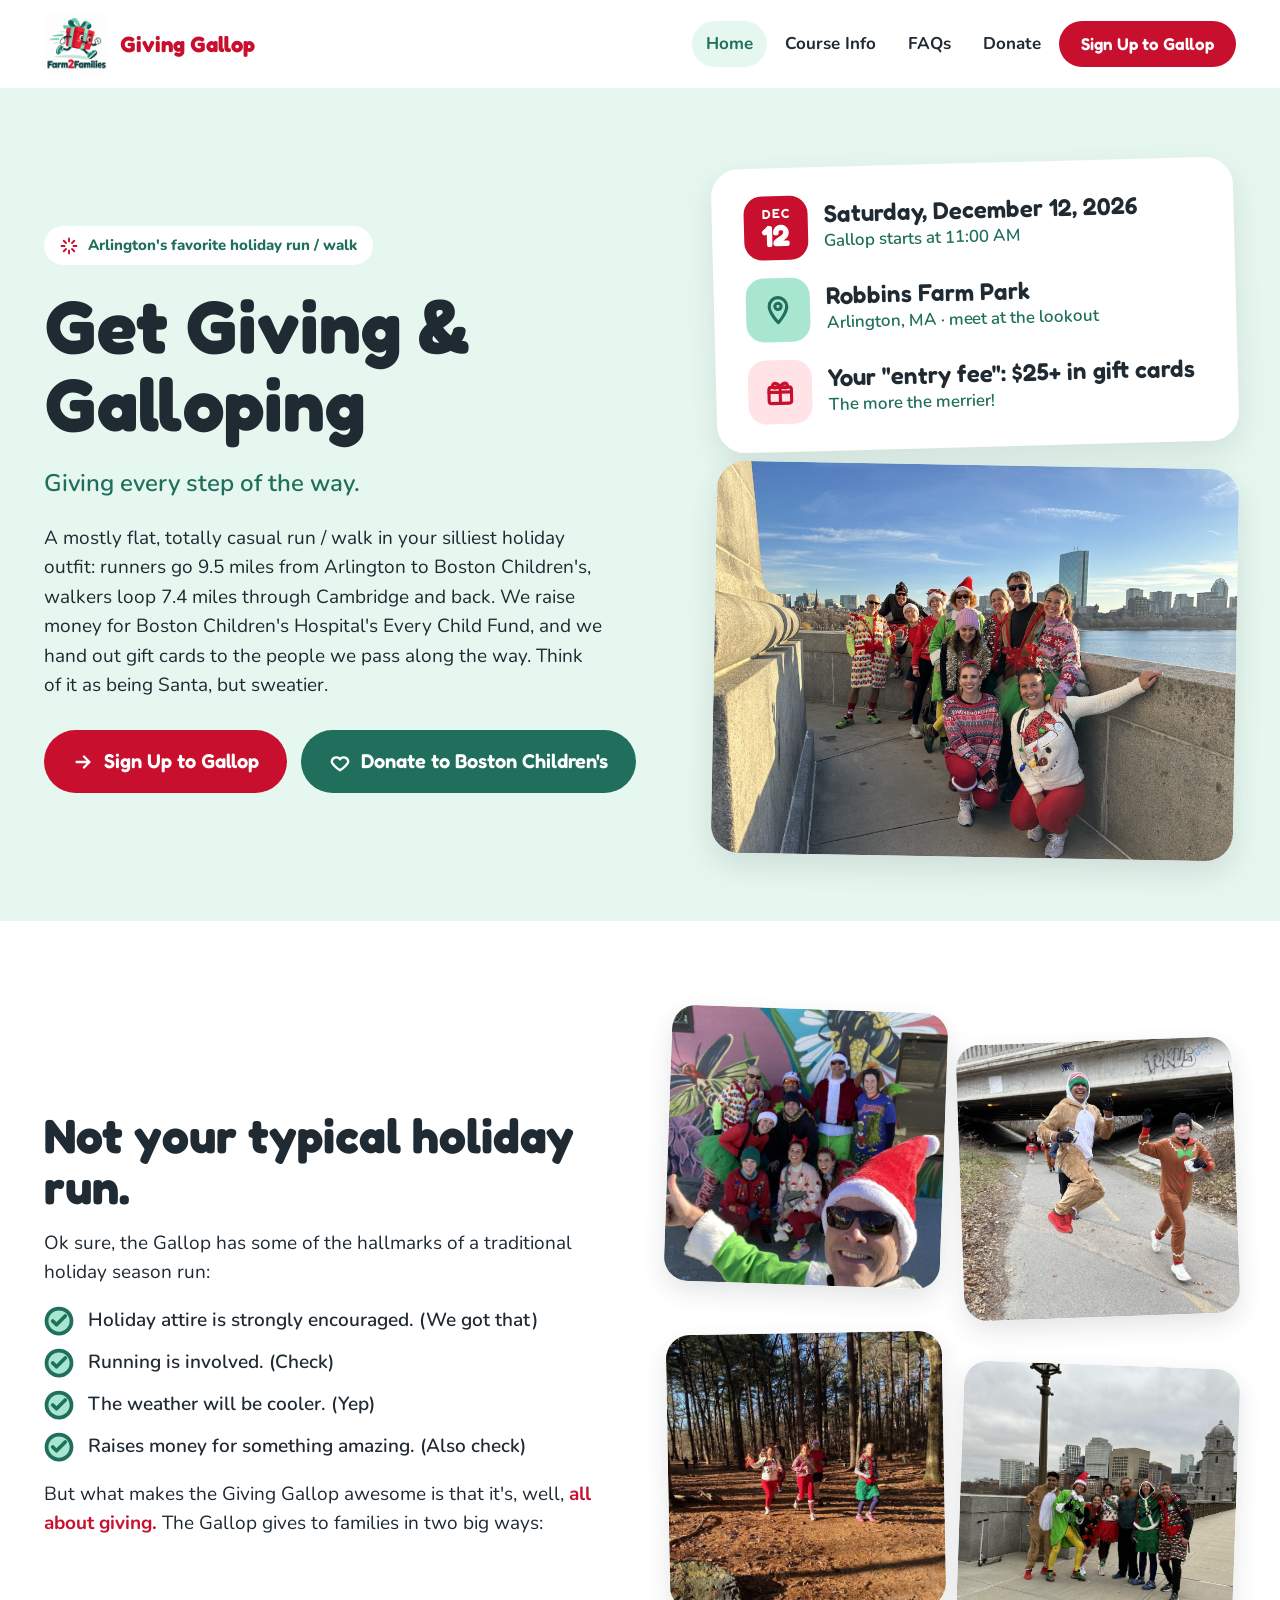
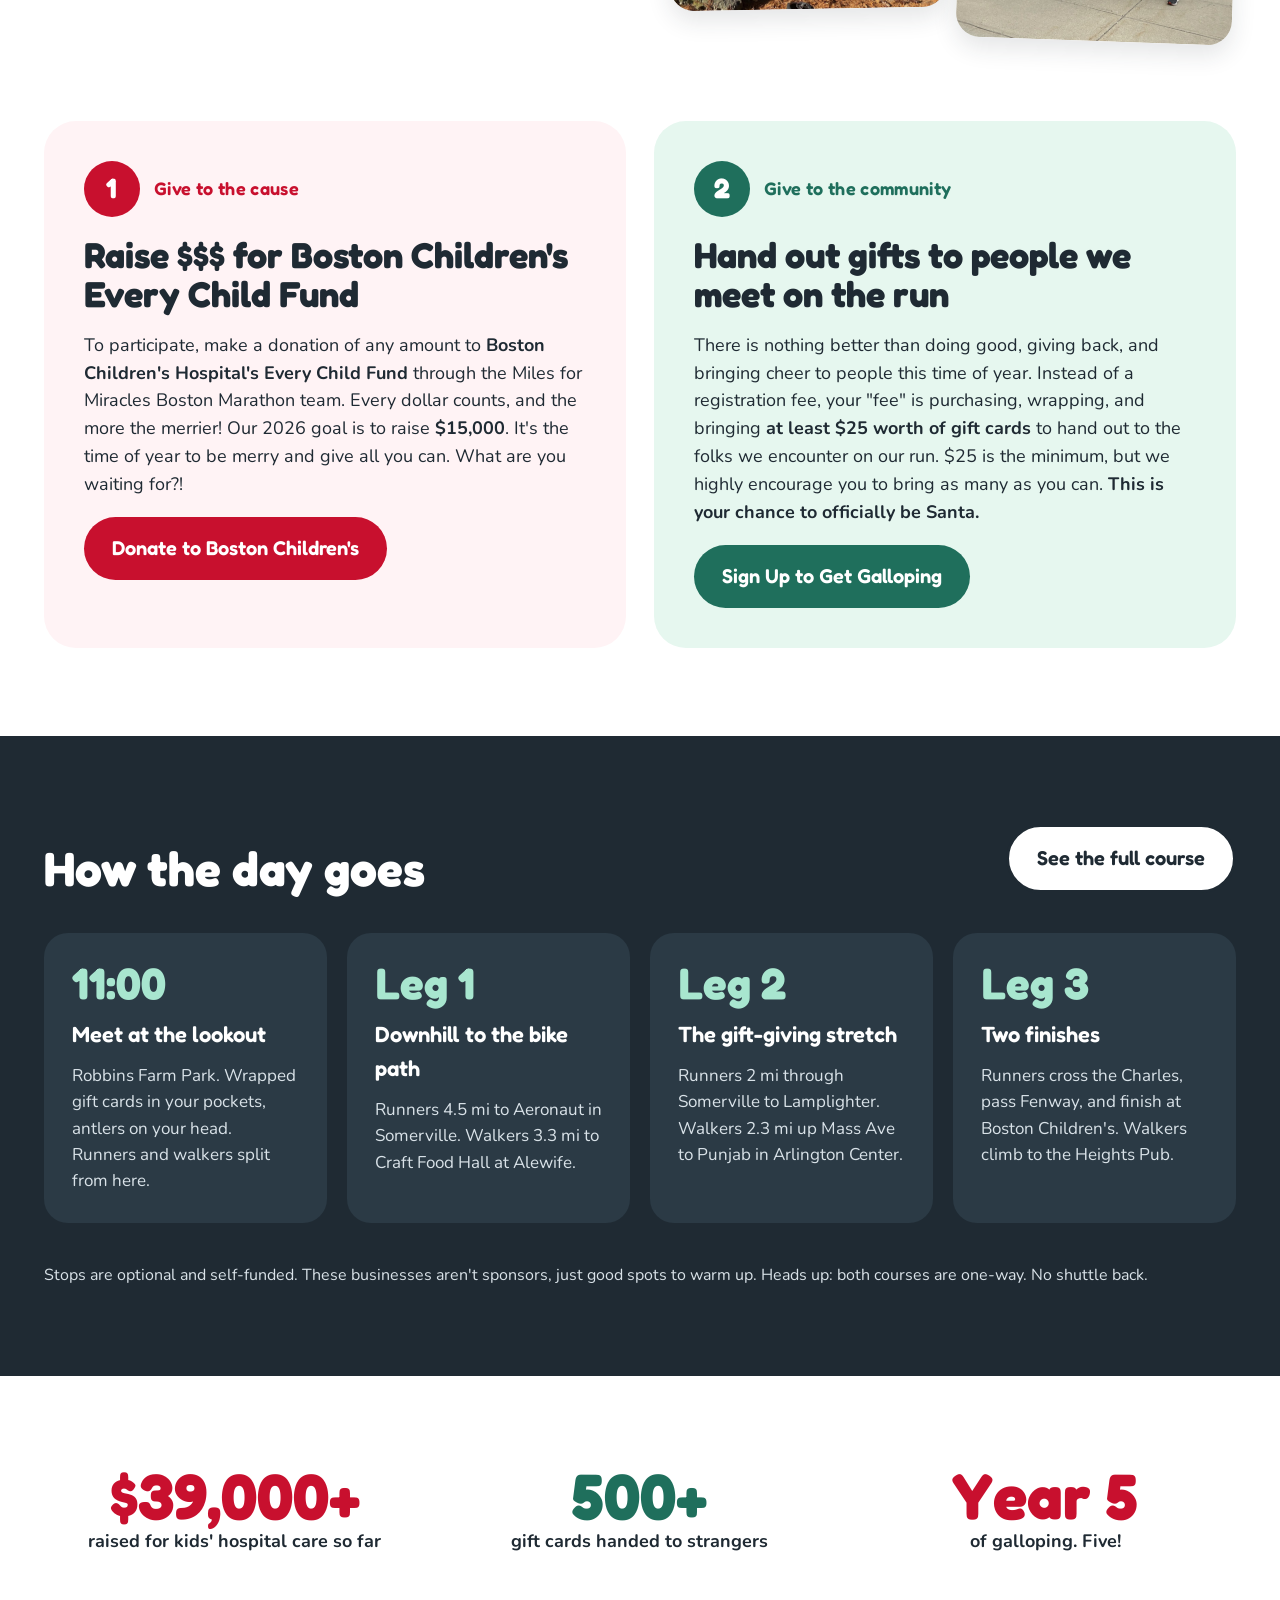
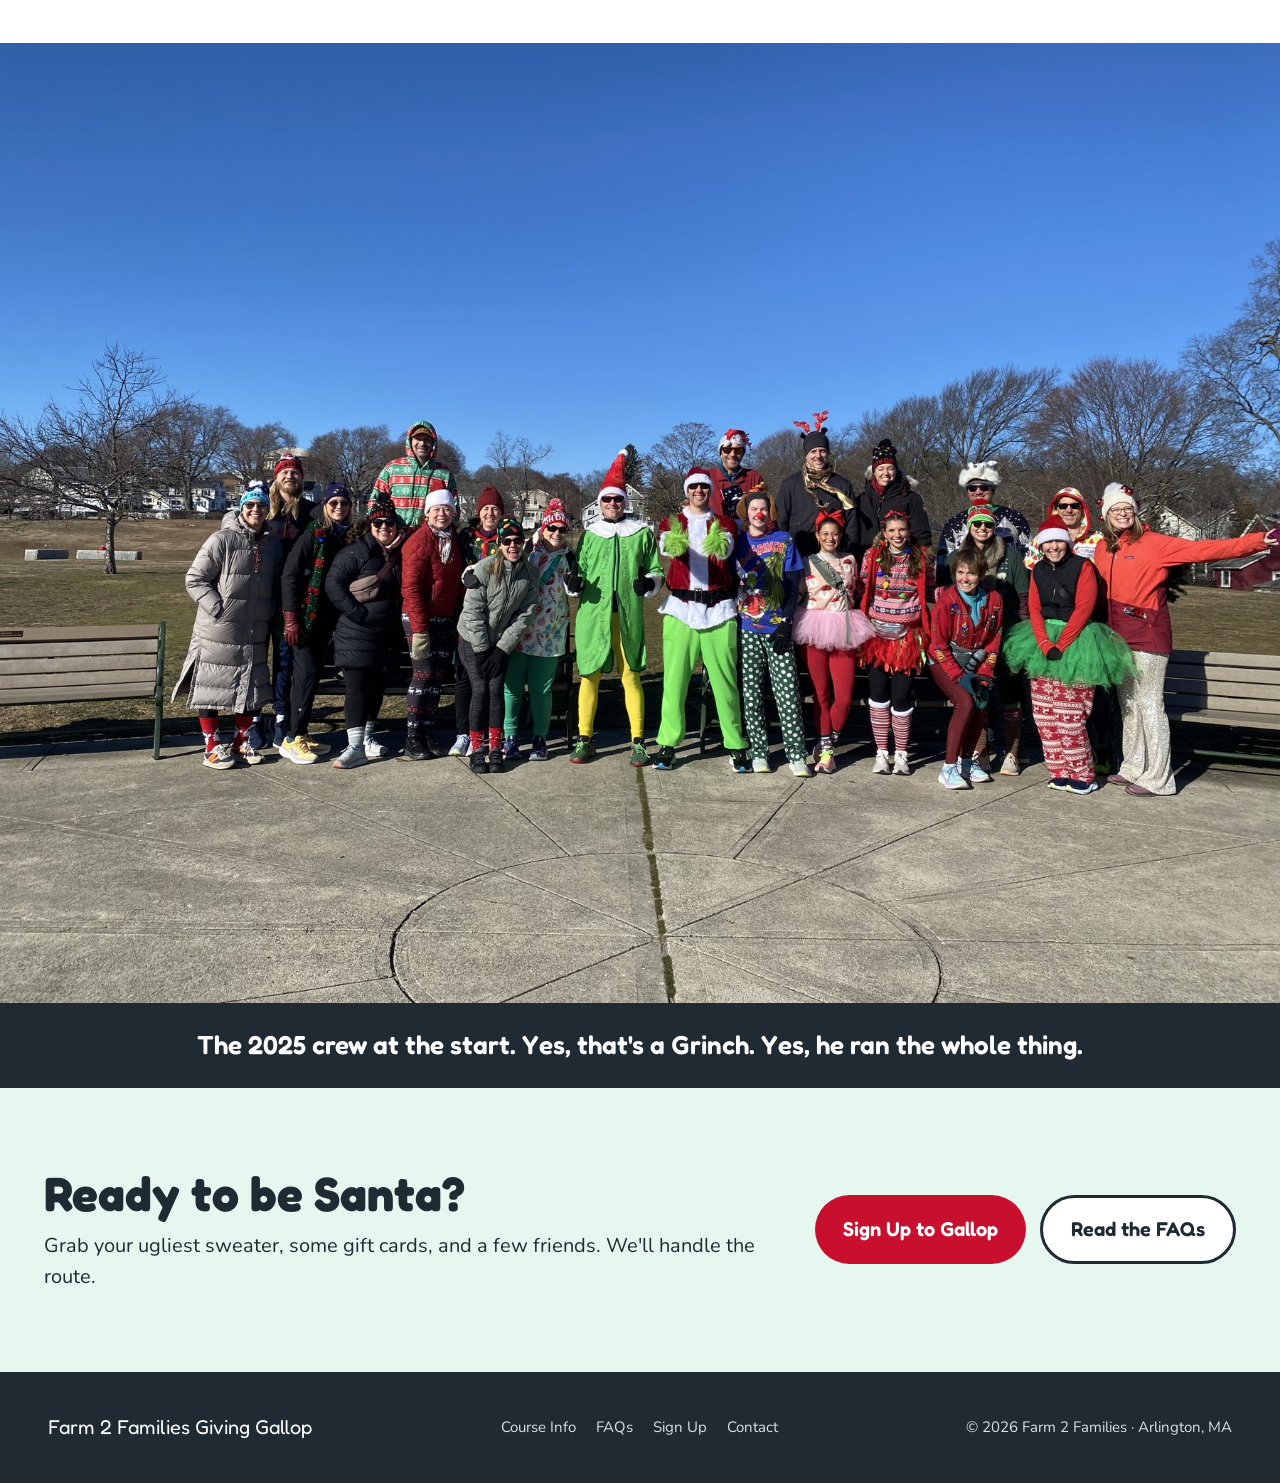
<file: index.html>
<!doctype html>
<html lang="en">
<head>
<meta charset="utf-8">
<meta name="viewport" content="width=device-width, initial-scale=1">
<title>Farm 2 Families Giving Gallop — Arlington's favorite holiday run / walk</title>
<meta name="description" content="A casual holiday run / walk from Arlington, MA: 9.5 miles for runners, 7.4 for walkers. Dress up, raise money for Boston Children's Hospital's Every Child Fund, and hand out gift cards to the people we pass. December 12, 2026 at Robbins Farm Park.">
<meta property="og:title" content="Farm 2 Families Giving Gallop">
<meta property="og:description" content="Get giving and galloping. December 12, 2026 · 11:00 AM · Robbins Farm Park, Arlington MA.">
<meta property="og:image" content="hero-skyline.jpg">
<link rel="icon" href="favicon.png">
<link rel="preconnect" href="https://fonts.googleapis.com"><link rel="preconnect" href="https://fonts.gstatic.com" crossorigin>
<link rel="stylesheet" href="https://fonts.googleapis.com/css2?family=Fredoka:wght@500;600;700&family=Nunito:wght@400;600;700;800&display=swap">
<link rel="stylesheet" href="style.css">
</head>
<body>

<header class="nav">
  <div class="wrap nav-inner">
    <a class="brand" href="index.html"><img src="logo.png" alt="Farm 2 Families"><span>Giving Gallop</span></a>
    <button class="nav-toggle" aria-label="Open menu" aria-expanded="false" aria-controls="nav-links">
      <svg width="26" height="26" viewBox="0 0 24 24" fill="none" stroke="#1F6F5C" stroke-width="3" stroke-linecap="round" aria-hidden="true"><path d="M4 7h16M4 12h16M4 17h16"/></svg>
    </button>
    <nav class="nav-links" id="nav-links">
      <a href="index.html" aria-current="page">Home</a>
      <a href="course.html">Course Info</a>
      <a href="faq.html">FAQs</a>
      <a href="#" data-donate>Donate</a>
      <a class="btn btn-red btn-sm" href="signup.html">Sign Up to Gallop</a>
    </nav>
  </div>
</header>

<section class="hero">
  <div class="wrap hero-inner">
    <div class="hero-copy stack" style="gap:22px">
      <div class="pill">
        <svg width="18" height="18" viewBox="0 0 24 24" fill="none" stroke="#C8102E" stroke-width="2.5" stroke-linecap="round" aria-hidden="true"><path d="M12 2v4M12 18v4M2 12h4M18 12h4M5 5l3 3M16 16l3 3M5 19l3-3M16 8l3-3"/></svg>
        Arlington's favorite holiday run / walk
      </div>
      <h1>Get Giving &amp; Galloping</h1>
      <p class="tagline">Giving every step of the way.</p>
      <p class="lede">A mostly flat, totally casual run / walk in your silliest holiday outfit: runners go 9.5 miles from Arlington to Boston Children's, walkers loop 7.4 miles through Cambridge and back. We raise money for Boston Children's Hospital's Every Child Fund, and we hand out gift cards to the people we pass along the way. Think of it as being Santa, but sweatier.</p>
      <div class="btn-row" style="margin-top:8px">
        <a class="btn btn-red" href="signup.html"><svg width="22" height="22" viewBox="0 0 24 24" fill="none" stroke="currentColor" stroke-width="2.5" stroke-linecap="round" stroke-linejoin="round" aria-hidden="true"><path d="M5 12h14M13 6l6 6-6 6"/></svg>Sign Up to Gallop</a>
        <a class="btn btn-green" href="#" data-donate><svg width="22" height="22" viewBox="0 0 24 24" fill="none" stroke="currentColor" stroke-width="2.5" stroke-linecap="round" stroke-linejoin="round" aria-hidden="true"><path d="M12 21s-7-4.5-9-9a5 5 0 0 1 9-3 5 5 0 0 1 9 3c-2 4.5-9 9-9 9z"/></svg>Donate to Boston Children's</a>
      </div>
    </div>
    <div class="hero-side">
      <div class="info-card">
        <div class="info-row"><div class="info-icon date"><small>DEC</small><b>12</b></div><div><strong>Saturday, December 12, 2026</strong><em>Gallop starts at 11:00 AM</em></div></div>
        <div class="info-row"><div class="info-icon place"><svg width="30" height="30" viewBox="0 0 24 24" fill="none" stroke="#1F6F5C" stroke-width="2.5" stroke-linecap="round" stroke-linejoin="round" aria-hidden="true"><path d="M12 22s7-7.5 7-13a7 7 0 1 0-14 0c0 5.5 7 13 7 13z"/><circle cx="12" cy="9" r="2.5"/></svg></div><div><strong>Robbins Farm Park</strong><em>Arlington, MA · meet at the lookout</em></div></div>
        <div class="info-row"><div class="info-icon gift"><svg width="30" height="30" viewBox="0 0 24 24" fill="none" stroke="#C8102E" stroke-width="2.5" stroke-linecap="round" stroke-linejoin="round" aria-hidden="true"><rect x="3" y="8" width="18" height="13" rx="2"/><path d="M3 12h18M12 8v13M12 8c-2-4-6-4-6-1s4 1 6 1zm0 0c2-4 6-4 6-1s-4 1-6 1z"/></svg></div><div><strong>Your "entry fee": $25+ in gift cards</strong><em>The more the merrier!</em></div></div>
      </div>
      <div class="hero-photo"><img src="hero-skyline.jpg" alt="Gallopers in holiday outfits on the Longfellow Bridge with the Boston skyline and Charles River behind them"></div>
    </div>
  </div>
</section>

<section class="wrap section two-col" style="padding-bottom:40px">
  <div class="stack">
    <h2>Not your typical holiday run.</h2>
    <p class="lede">Ok sure, the Gallop has some of the hallmarks of a traditional holiday season run:</p>
    <div class="checks">
      <div><svg width="30" height="30" viewBox="0 0 24 24" fill="none" stroke="#1F6F5C" stroke-width="3" stroke-linecap="round" stroke-linejoin="round" aria-hidden="true"><circle cx="12" cy="12" r="10" fill="#A8E6CF"/><path d="M7 12l3 3 7-7"/></svg>Holiday attire is strongly encouraged. (We got that)</div>
      <div><svg width="30" height="30" viewBox="0 0 24 24" fill="none" stroke="#1F6F5C" stroke-width="3" stroke-linecap="round" stroke-linejoin="round" aria-hidden="true"><circle cx="12" cy="12" r="10" fill="#A8E6CF"/><path d="M7 12l3 3 7-7"/></svg>Running is involved. (Check)</div>
      <div><svg width="30" height="30" viewBox="0 0 24 24" fill="none" stroke="#1F6F5C" stroke-width="3" stroke-linecap="round" stroke-linejoin="round" aria-hidden="true"><circle cx="12" cy="12" r="10" fill="#A8E6CF"/><path d="M7 12l3 3 7-7"/></svg>The weather will be cooler. (Yep)</div>
      <div><svg width="30" height="30" viewBox="0 0 24 24" fill="none" stroke="#1F6F5C" stroke-width="3" stroke-linecap="round" stroke-linejoin="round" aria-hidden="true"><circle cx="12" cy="12" r="10" fill="#A8E6CF"/><path d="M7 12l3 3 7-7"/></svg>Raises money for something amazing. (Also check)</div>
    </div>
    <p class="lede">But what makes the Giving Gallop awesome is that it's, well, <strong style="color:#C8102E">all about giving.</strong> The Gallop gives to families in two big ways:</p>
  </div>
  <div class="gallery">
    <img src="santa-selfie.jpg" alt="Grinch selfie with the crew in front of a mural">
    <img src="gingerbread-runners.jpg" alt="Reindeer and gingerbread runners on the bike path with gift cards in hand">
    <img src="trail-walkers.jpg" alt="Gallopers in ugly sweaters on the trail through Menotomy Rocks Park" style="object-position:center 40%">
    <img src="longfellow-crew.jpg" alt="Crew in costumes on a bridge with the Boston skyline">
  </div>
</section>

<section class="wrap give-grid" style="padding-top:40px;padding-bottom:88px">
  <div class="give cause">
    <div class="give-head"><div class="num">1</div>Give to the cause</div>
    <h3>Raise $$$ for Boston Children's Every Child Fund</h3>
    <p>To participate, make a donation of any amount to <strong>Boston Children's Hospital's Every Child Fund</strong> through the Miles for Miracles Boston Marathon team. Every dollar counts, and the more the merrier! Our 2026 goal is to raise <strong>$15,000</strong>. It's the time of year to be merry and give all you can. What are you waiting for?!</p>
    <a class="btn btn-red" href="#" data-donate>Donate to Boston Children's</a>
  </div>
  <div class="give community">
    <div class="give-head"><div class="num">2</div>Give to the community</div>
    <h3>Hand out gifts to people we meet on the run</h3>
    <p>There is nothing better than doing good, giving back, and bringing cheer to people this time of year. Instead of a registration fee, your "fee" is purchasing, wrapping, and bringing <strong>at least $25 worth of gift cards</strong> to hand out to the folks we encounter on our run. $25 is the minimum, but we highly encourage you to bring as many as you can. <strong>This is your chance to officially be Santa.</strong></p>
    <a class="btn btn-green" href="signup.html">Sign Up to Get Galloping</a>
  </div>
</section>

<section class="dark">
  <div class="wrap section stack" style="gap:40px">
    <div class="sec-head">
      <h2>How the day goes</h2>
      <a class="btn btn-white" href="course.html">See the full course</a>
    </div>
    <div class="legs">
      <div class="leg"><div class="big">11:00</div><div class="title">Meet at the lookout</div><p class="muted">Robbins Farm Park. Wrapped gift cards in your pockets, antlers on your head. Runners and walkers split from here.</p></div>
      <div class="leg"><div class="big">Leg 1</div><div class="title">Downhill to the bike path</div><p class="muted">Runners 4.5 mi to Aeronaut in Somerville. Walkers 3.3 mi to Craft Food Hall at Alewife.</p></div>
      <div class="leg"><div class="big">Leg 2</div><div class="title">The gift-giving stretch</div><p class="muted">Runners 2 mi through Somerville to Lamplighter. Walkers 2.3 mi up Mass Ave to Punjab in Arlington Center.</p></div>
      <div class="leg"><div class="big">Leg 3</div><div class="title">Two finishes</div><p class="muted">Runners cross the Charles, pass Fenway, and finish at Boston Children's. Walkers climb to the Heights Pub.</p></div>
    </div>
    <p class="muted" style="font-size:16px">Stops are optional and self-funded. These businesses aren't sponsors, just good spots to warm up. Heads up: both courses are one-way. No shuttle back.</p>
  </div>
</section>

<section class="wrap section stats">
  <div class="stat"><b>$39,000+</b><span>raised for kids' hospital care so far</span></div>
  <div class="stat"><b>500+</b><span>gift cards handed to strangers</span></div>
  <div class="stat"><b>Year 5</b><span>of galloping. Five!</span></div>
</section>

<figure class="band" style="margin:0">
  <img src="group-robbins.jpg" alt="The whole Giving Gallop crew lined up at Robbins Farm Park under a blue sky">
  <figcaption>The 2025 crew at the start. Yes, that's a Grinch. Yes, he ran the whole thing.</figcaption>
</figure>

<section class="cta">
  <div class="wrap cta-inner">
    <div class="stack" style="gap:12px">
      <h2>Ready to be Santa?</h2>
      <p>Grab your ugliest sweater, some gift cards, and a few friends. We'll handle the route.</p>
    </div>
    <div class="btn-row">
      <a class="btn btn-red" href="signup.html">Sign Up to Gallop</a>
      <a class="btn btn-white" href="faq.html">Read the FAQs</a>
    </div>
  </div>
</section>

<footer>
  <div class="wrap foot">
    <div class="name">Farm 2 Families Giving Gallop</div>
    <nav><a href="course.html">Course Info</a><a href="faq.html">FAQs</a><a href="signup.html">Sign Up</a><a href="mailto:farm2familiesgivinggallop@gmail.com">Contact</a></nav>
    <div>© 2026 Farm 2 Families · Arlington, MA</div>
  </div>
</footer>

<script src="main.js"></script>
</body>
</html>
</file>
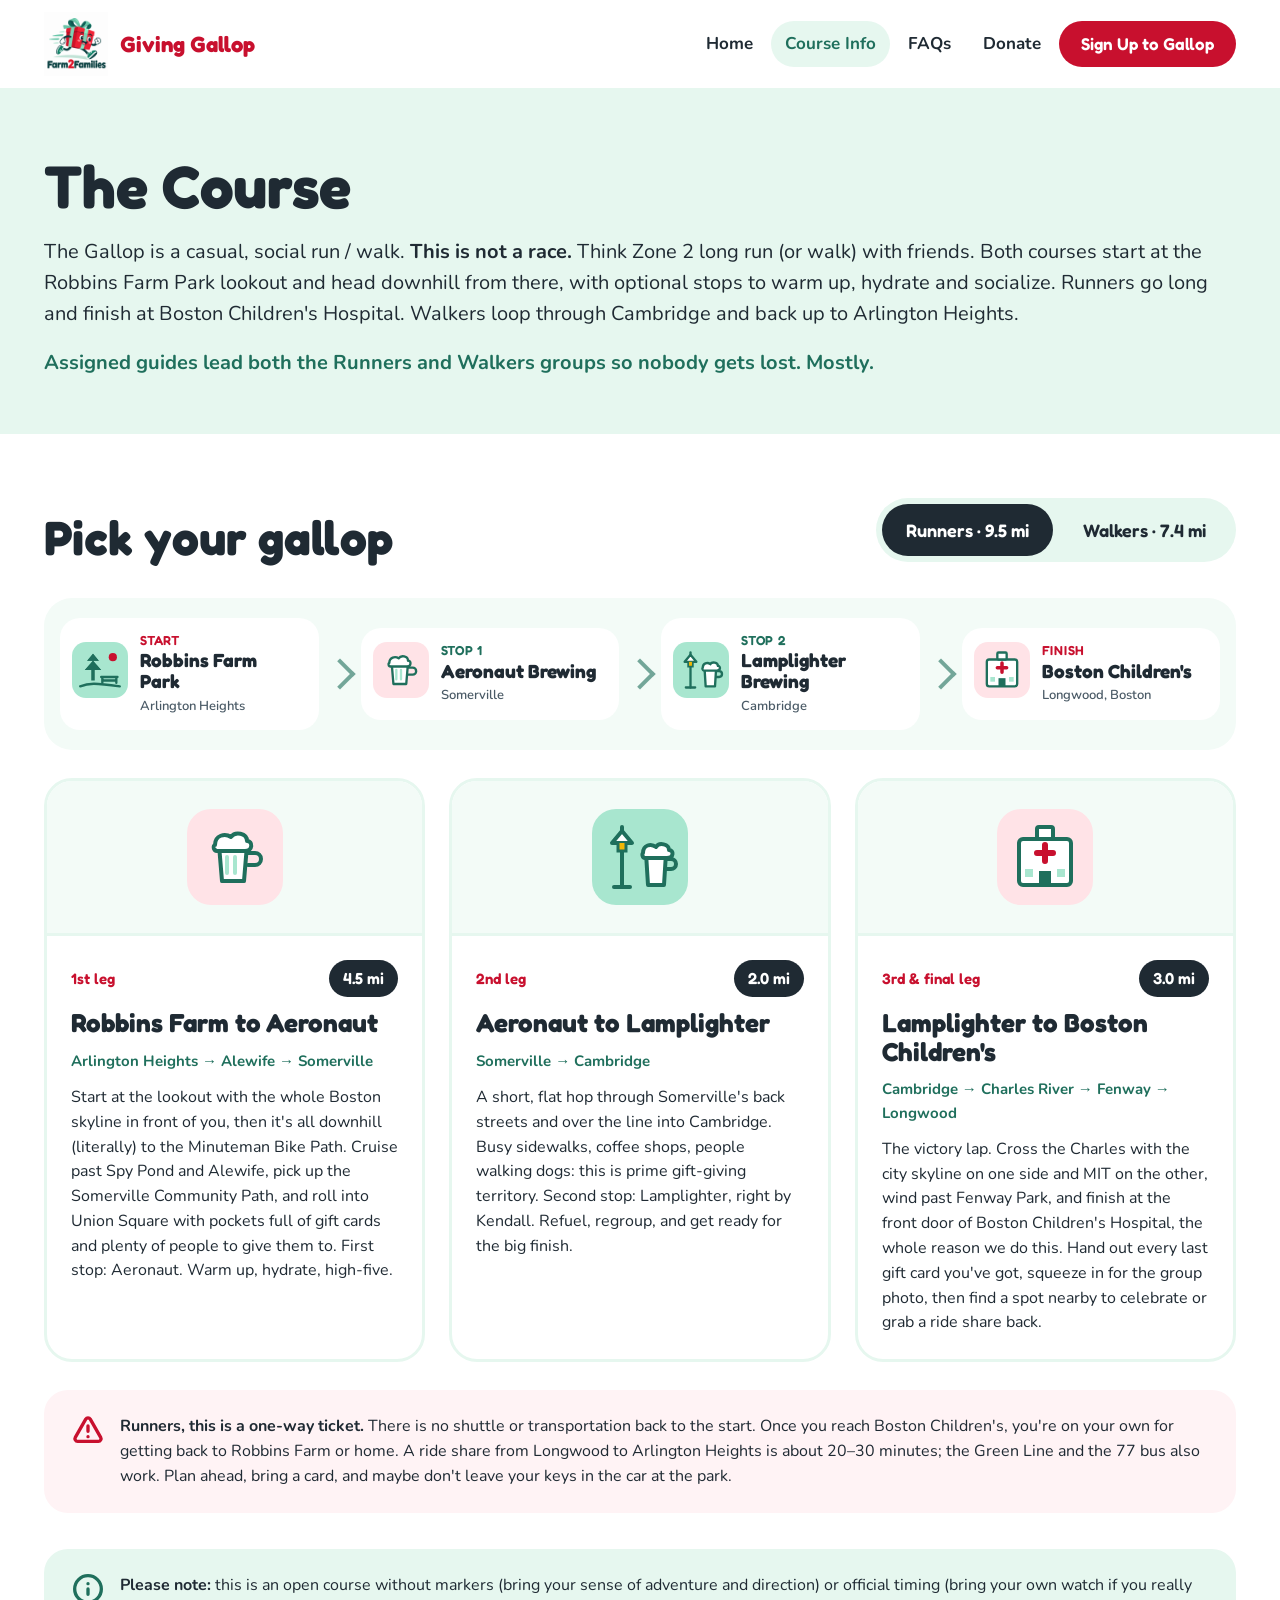
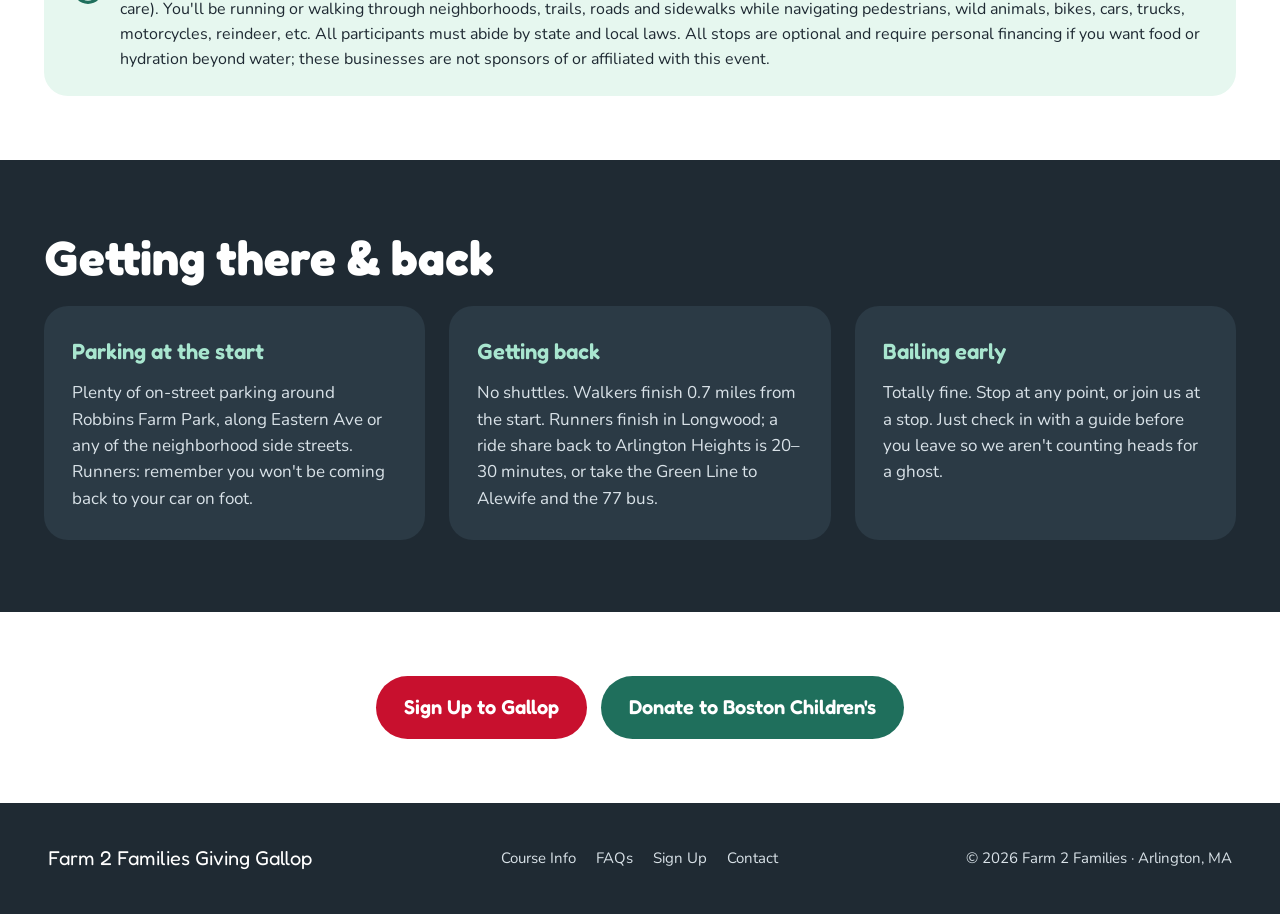
<file: course.html>
<!doctype html>
<html lang="en">
<head>
<meta charset="utf-8">
<meta name="viewport" content="width=device-width, initial-scale=1">
<title>Course Info — Farm 2 Families Giving Gallop</title>
<meta name="description" content="Two Giving Gallop courses from Robbins Farm Park: runners go 9.5 miles through Somerville and Cambridge to Boston Children's Hospital; walkers loop 7.4 miles through Cambridge and back to Arlington Heights.">
<link rel="icon" href="favicon.png">
<link rel="preconnect" href="https://fonts.googleapis.com"><link rel="preconnect" href="https://fonts.gstatic.com" crossorigin>
<link rel="stylesheet" href="https://fonts.googleapis.com/css2?family=Fredoka:wght@500;600;700&family=Nunito:wght@400;600;700;800&display=swap">
<link rel="stylesheet" href="style.css">
</head>
<body>

<header class="nav">
  <div class="wrap nav-inner">
    <a class="brand" href="index.html"><img src="logo.png" alt="Farm 2 Families"><span>Giving Gallop</span></a>
    <button class="nav-toggle" aria-label="Open menu" aria-expanded="false" aria-controls="nav-links">
      <svg width="26" height="26" viewBox="0 0 24 24" fill="none" stroke="#1F6F5C" stroke-width="3" stroke-linecap="round" aria-hidden="true"><path d="M4 7h16M4 12h16M4 17h16"/></svg>
    </button>
    <nav class="nav-links" id="nav-links">
      <a href="index.html">Home</a>
      <a href="course.html" aria-current="page">Course Info</a>
      <a href="faq.html">FAQs</a>
      <a href="#" data-donate>Donate</a>
      <a class="btn btn-red btn-sm" href="signup.html">Sign Up to Gallop</a>
    </nav>
  </div>
</header>

<section class="page-head">
  <div class="wrap">
    <div class="copy stack">
      <h1 style="font-size:clamp(40px,6vw,60px)">The Course</h1>
      <p>The Gallop is a casual, social run / walk. <strong>This is not a race.</strong> Think Zone 2 long run (or walk) with friends. Both courses start at the Robbins Farm Park lookout and head downhill from there, with optional stops to warm up, hydrate and socialize. Runners go long and finish at Boston Children's Hospital. Walkers loop through Cambridge and back up to Arlington Heights.</p>
      <p class="note">Assigned guides lead both the Runners and Walkers groups so nobody gets lost. Mostly.</p>
    </div>
  </div>
</section>

<section class="wrap section stack" style="gap:36px;padding-top:64px;padding-bottom:64px">
  <div class="sec-head">
    <h2>Pick your gallop</h2>
    <div class="seg-wrap">
      <button type="button" class="seg" data-mode="run" aria-pressed="true">Runners · 9.5 mi</button>
      <button type="button" class="seg" data-mode="walk" aria-pressed="false">Walkers · 7.4 mi</button>
    </div>
  </div>

  <!-- RUNNERS -->
  <div data-for="run" class="stack" style="gap:28px">
    <div class="route-strip">
      <div class="stop2"><div class="stop2-icon"><svg class="stop-icon" viewBox="0 0 96 96" width="96" height="96" aria-hidden="true"><rect width="96" height="96" rx="24" fill="#A8E6CF"/><circle cx="70" cy="26" r="7" fill="#C8102E"/>
<path d="M36 64V48M36 48l-14 0 14-16-10 0 10-12 10 12-10 0 14 16z" fill="#1F6F5C"/>
<path d="M36 32l-10 0 10-12 10 12z M36 48l-14 0 14-16 14 16z" fill="#1F6F5C"/>
<rect x="33" y="48" width="6" height="18" fill="#1F6F5C"/>
<path d="M50 60h28M52 60v10M76 60v10M54 66h20" stroke="#1F6F5C" stroke-width="4" stroke-linecap="round"/>
<path d="M14 76c14-6 26-6 68 0" stroke="#1F6F5C" stroke-width="4" stroke-linecap="round" fill="none"/></svg></div><div><small style="color:#C8102E">START</small><b>Robbins Farm Park</b><span>Arlington Heights</span></div></div>
      <div class="route-arrow"></div>
      <div class="stop2"><div class="stop2-icon"><svg class="stop-icon" viewBox="0 0 96 96" width="96" height="96" aria-hidden="true"><rect width="96" height="96" rx="24" fill="#FFE3E7"/><path d="M32 36h28l-3 36H35z" fill="#fff" stroke="#1F6F5C" stroke-width="4" stroke-linejoin="round"/>
<path d="M60 44h8a6 6 0 0 1 0 12h-7" stroke="#1F6F5C" stroke-width="4" fill="none" stroke-linecap="round"/>
<path d="M28 36c0-10 10-12 16-8 4-6 16-4 16 4 6 0 6 10-2 10H30c-4 0-4-6-2-6z" fill="#fff" stroke="#1F6F5C" stroke-width="4" stroke-linejoin="round"/>
<path d="M40 48v16M48 48v16" stroke="#A8E6CF" stroke-width="4" stroke-linecap="round"/></svg></div><div><small style="color:#1F6F5C">STOP 1</small><b>Aeronaut Brewing</b><span>Somerville</span></div></div>
      <div class="route-arrow"></div>
      <div class="stop2"><div class="stop2-icon"><svg class="stop-icon" viewBox="0 0 96 96" width="96" height="96" aria-hidden="true"><rect width="96" height="96" rx="24" fill="#A8E6CF"/><path d="M30 78V34" stroke="#1F6F5C" stroke-width="4" stroke-linecap="round"/>
<path d="M22 78h16" stroke="#1F6F5C" stroke-width="4" stroke-linecap="round"/>
<path d="M20 34l10-12 10 12z" fill="#fff" stroke="#1F6F5C" stroke-width="4" stroke-linejoin="round"/>
<path d="M26 34v8h8v-8" fill="#F2B705" stroke="#1F6F5C" stroke-width="3"/>
<path d="M30 18v4" stroke="#1F6F5C" stroke-width="4" stroke-linecap="round"/>
<path d="M54 44h20l-2 32H56z" fill="#fff" stroke="#1F6F5C" stroke-width="4" stroke-linejoin="round"/>
<path d="M74 50h5a5 5 0 0 1 0 10h-5" stroke="#1F6F5C" stroke-width="4" fill="none" stroke-linecap="round"/>
<path d="M51 44c0-8 8-10 13-6 3-5 13-3 13 3 5 0 5 8-2 8H53c-3 0-3-5-2-5z" fill="#fff" stroke="#1F6F5C" stroke-width="4" stroke-linejoin="round"/></svg></div><div><small style="color:#1F6F5C">STOP 2</small><b>Lamplighter Brewing</b><span>Cambridge</span></div></div>
      <div class="route-arrow"></div>
      <div class="stop2"><div class="stop2-icon"><svg class="stop-icon" viewBox="0 0 96 96" width="96" height="96" aria-hidden="true"><rect width="96" height="96" rx="24" fill="#FFE3E7"/><rect x="22" y="30" width="52" height="46" rx="4" fill="#fff" stroke="#1F6F5C" stroke-width="4"/>
<rect x="40" y="18" width="16" height="12" rx="2" fill="#fff" stroke="#1F6F5C" stroke-width="4"/>
<path d="M48 36v16M40 44h16" stroke="#C8102E" stroke-width="6" stroke-linecap="round"/>
<rect x="28" y="60" width="8" height="8" fill="#A8E6CF"/><rect x="60" y="60" width="8" height="8" fill="#A8E6CF"/>
<rect x="42" y="62" width="12" height="14" fill="#1F6F5C"/></svg></div><div><small style="color:#C8102E">FINISH</small><b>Boston Children's</b><span>Longwood, Boston</span></div></div>
    </div>
    <div class="leg-cards">
      <article class="leg-card">
      <div class="leg-ico"><svg class="stop-icon" viewBox="0 0 96 96" width="96" height="96" aria-hidden="true"><rect width="96" height="96" rx="24" fill="#FFE3E7"/><path d="M32 36h28l-3 36H35z" fill="#fff" stroke="#1F6F5C" stroke-width="4" stroke-linejoin="round"/>
<path d="M60 44h8a6 6 0 0 1 0 12h-7" stroke="#1F6F5C" stroke-width="4" fill="none" stroke-linecap="round"/>
<path d="M28 36c0-10 10-12 16-8 4-6 16-4 16 4 6 0 6 10-2 10H30c-4 0-4-6-2-6z" fill="#fff" stroke="#1F6F5C" stroke-width="4" stroke-linejoin="round"/>
<path d="M40 48v16M48 48v16" stroke="#A8E6CF" stroke-width="4" stroke-linecap="round"/></svg></div>
      <div class="leg-body">
        <div class="leg-top"><span class="kicker">1st leg</span><span class="miles">4.5 mi</span></div>
        <h3>Robbins Farm to Aeronaut</h3>
        <div class="via">Arlington Heights → Alewife → Somerville</div>
        <p>Start at the lookout with the whole Boston skyline in front of you, then it&#39;s all downhill (literally) to the Minuteman Bike Path. Cruise past Spy Pond and Alewife, pick up the Somerville Community Path, and roll into Union Square with pockets full of gift cards and plenty of people to give them to. First stop: Aeronaut. Warm up, hydrate, high-five.</p>
      </div>
    </article>
      <article class="leg-card">
      <div class="leg-ico"><svg class="stop-icon" viewBox="0 0 96 96" width="96" height="96" aria-hidden="true"><rect width="96" height="96" rx="24" fill="#A8E6CF"/><path d="M30 78V34" stroke="#1F6F5C" stroke-width="4" stroke-linecap="round"/>
<path d="M22 78h16" stroke="#1F6F5C" stroke-width="4" stroke-linecap="round"/>
<path d="M20 34l10-12 10 12z" fill="#fff" stroke="#1F6F5C" stroke-width="4" stroke-linejoin="round"/>
<path d="M26 34v8h8v-8" fill="#F2B705" stroke="#1F6F5C" stroke-width="3"/>
<path d="M30 18v4" stroke="#1F6F5C" stroke-width="4" stroke-linecap="round"/>
<path d="M54 44h20l-2 32H56z" fill="#fff" stroke="#1F6F5C" stroke-width="4" stroke-linejoin="round"/>
<path d="M74 50h5a5 5 0 0 1 0 10h-5" stroke="#1F6F5C" stroke-width="4" fill="none" stroke-linecap="round"/>
<path d="M51 44c0-8 8-10 13-6 3-5 13-3 13 3 5 0 5 8-2 8H53c-3 0-3-5-2-5z" fill="#fff" stroke="#1F6F5C" stroke-width="4" stroke-linejoin="round"/></svg></div>
      <div class="leg-body">
        <div class="leg-top"><span class="kicker">2nd leg</span><span class="miles">2.0 mi</span></div>
        <h3>Aeronaut to Lamplighter</h3>
        <div class="via">Somerville → Cambridge</div>
        <p>A short, flat hop through Somerville&#39;s back streets and over the line into Cambridge. Busy sidewalks, coffee shops, people walking dogs: this is prime gift-giving territory. Second stop: Lamplighter, right by Kendall. Refuel, regroup, and get ready for the big finish.</p>
      </div>
    </article>
      <article class="leg-card">
      <div class="leg-ico"><svg class="stop-icon" viewBox="0 0 96 96" width="96" height="96" aria-hidden="true"><rect width="96" height="96" rx="24" fill="#FFE3E7"/><rect x="22" y="30" width="52" height="46" rx="4" fill="#fff" stroke="#1F6F5C" stroke-width="4"/>
<rect x="40" y="18" width="16" height="12" rx="2" fill="#fff" stroke="#1F6F5C" stroke-width="4"/>
<path d="M48 36v16M40 44h16" stroke="#C8102E" stroke-width="6" stroke-linecap="round"/>
<rect x="28" y="60" width="8" height="8" fill="#A8E6CF"/><rect x="60" y="60" width="8" height="8" fill="#A8E6CF"/>
<rect x="42" y="62" width="12" height="14" fill="#1F6F5C"/></svg></div>
      <div class="leg-body">
        <div class="leg-top"><span class="kicker">3rd &amp; final leg</span><span class="miles">3.0 mi</span></div>
        <h3>Lamplighter to Boston Children's</h3>
        <div class="via">Cambridge → Charles River → Fenway → Longwood</div>
        <p>The victory lap. Cross the Charles with the city skyline on one side and MIT on the other, wind past Fenway Park, and finish at the front door of Boston Children&#39;s Hospital, the whole reason we do this. Hand out every last gift card you&#39;ve got, squeeze in for the group photo, then find a spot nearby to celebrate or grab a ride share back.</p>
      </div>
    </article>
    </div>
    <div class="warn"><svg width="32" height="32" viewBox="0 0 24 24" fill="none" stroke="#C8102E" stroke-width="2.5" stroke-linecap="round" stroke-linejoin="round" aria-hidden="true" style="flex-shrink:0"><path d="M12 9v4M12 17h.01M10.3 3.9L2.5 17.5A2 2 0 0 0 4.2 20.5h15.6a2 2 0 0 0 1.7-3L13.7 3.9a2 2 0 0 0-3.4 0z"/></svg><p><strong>Runners, this is a one-way ticket.</strong> There is no shuttle or transportation back to the start. Once you reach Boston Children&#39;s, you&#39;re on your own for getting back to Robbins Farm or home. A ride share from Longwood to Arlington Heights is about 20–30 minutes; the Green Line and the 77 bus also work. Plan ahead, bring a card, and maybe don&#39;t leave your keys in the car at the park.</p></div>
  </div>

  <!-- WALKERS -->
  <div data-for="walk" class="stack" style="gap:28px" hidden>
    <div class="route-strip">
      <div class="stop2"><div class="stop2-icon"><svg class="stop-icon" viewBox="0 0 96 96" width="96" height="96" aria-hidden="true"><rect width="96" height="96" rx="24" fill="#A8E6CF"/><circle cx="70" cy="26" r="7" fill="#C8102E"/>
<path d="M36 64V48M36 48l-14 0 14-16-10 0 10-12 10 12-10 0 14 16z" fill="#1F6F5C"/>
<path d="M36 32l-10 0 10-12 10 12z M36 48l-14 0 14-16 14 16z" fill="#1F6F5C"/>
<rect x="33" y="48" width="6" height="18" fill="#1F6F5C"/>
<path d="M50 60h28M52 60v10M76 60v10M54 66h20" stroke="#1F6F5C" stroke-width="4" stroke-linecap="round"/>
<path d="M14 76c14-6 26-6 68 0" stroke="#1F6F5C" stroke-width="4" stroke-linecap="round" fill="none"/></svg></div><div><small style="color:#C8102E">START</small><b>Robbins Farm Park</b><span>Arlington Heights</span></div></div>
      <div class="route-arrow"></div>
      <div class="stop2"><div class="stop2-icon"><svg class="stop-icon" viewBox="0 0 96 96" width="96" height="96" aria-hidden="true"><rect width="96" height="96" rx="24" fill="#A8E6CF"/><path d="M22 44c0-14 12-22 26-22s26 8 26 22z" fill="#F2B705" stroke="#1F6F5C" stroke-width="4" stroke-linejoin="round"/>
<path d="M20 50h56" stroke="#1F6F5C" stroke-width="6" stroke-linecap="round"/>
<path d="M22 56h52c0 4-4 8-8 8H30c-4 0-8-4-8-8z" fill="#C8102E" stroke="#1F6F5C" stroke-width="4" stroke-linejoin="round"/>
<path d="M24 64h48v4c0 4-4 8-8 8H32c-4 0-8-4-8-8z" fill="#F2B705" stroke="#1F6F5C" stroke-width="4" stroke-linejoin="round"/>
<circle cx="36" cy="32" r="2" fill="#1F6F5C"/><circle cx="48" cy="28" r="2" fill="#1F6F5C"/><circle cx="60" cy="32" r="2" fill="#1F6F5C"/></svg></div><div><small style="color:#1F6F5C">STOP 1</small><b>Craft Food Hall</b><span>Cambridge</span></div></div>
      <div class="route-arrow"></div>
      <div class="stop2"><div class="stop2-icon"><svg class="stop-icon" viewBox="0 0 96 96" width="96" height="96" aria-hidden="true"><rect width="96" height="96" rx="24" fill="#FFE3E7"/><path d="M22 50h52c0 14-10 24-26 24S22 64 22 50z" fill="#fff" stroke="#1F6F5C" stroke-width="4" stroke-linejoin="round"/>
<path d="M22 50h52" stroke="#C8102E" stroke-width="5" stroke-linecap="round"/>
<path d="M40 24c-3 5 3 8 0 13M48 20c-3 5 3 8 0 13M56 24c-3 5 3 8 0 13" stroke="#1F6F5C" stroke-width="3.5" stroke-linecap="round" fill="none"/>
<path d="M14 34v34M14 34c-5 0-5 12 0 12M14 34c5 0 5 12 0 12" stroke="#1F6F5C" stroke-width="3.5" stroke-linecap="round" fill="none"/>
<path d="M82 30v38M78 30v8c0 3 8 3 8 0v-8" stroke="#1F6F5C" stroke-width="3.5" stroke-linecap="round" fill="none"/></svg></div><div><small style="color:#1F6F5C">STOP 2</small><b>Punjab</b><span>Arlington Center</span></div></div>
      <div class="route-arrow"></div>
      <div class="stop2"><div class="stop2-icon"><svg class="stop-icon" viewBox="0 0 96 96" width="96" height="96" aria-hidden="true"><rect width="96" height="96" rx="24" fill="#A8E6CF"/><path d="M58 40h18l-2 34H60z" fill="#fff" stroke="#1F6F5C" stroke-width="4" stroke-linejoin="round"/>
<path d="M76 46h4a5 5 0 0 1 0 10h-4" stroke="#1F6F5C" stroke-width="4" fill="none" stroke-linecap="round"/>
<path d="M55 40c0-8 8-10 13-6 3-5 12-3 12 3 5 0 5 8-2 8H57c-3 0-3-5-2-5z" fill="#fff" stroke="#1F6F5C" stroke-width="4" stroke-linejoin="round"/>
<circle cx="32" cy="58" r="16" fill="#fff" stroke="#1F6F5C" stroke-width="4"/>
<circle cx="32" cy="58" r="7" fill="#C8102E"/>
<path d="M16 24v30M12 24v8c0 3 8 3 8 0v-8" stroke="#1F6F5C" stroke-width="3.5" stroke-linecap="round" fill="none"/></svg></div><div><small style="color:#C8102E">FINISH</small><b>The Heights Pub</b><span>Arlington Heights</span></div></div>
    </div>
    <div class="leg-cards">
      <article class="leg-card">
      <div class="leg-ico"><svg class="stop-icon" viewBox="0 0 96 96" width="96" height="96" aria-hidden="true"><rect width="96" height="96" rx="24" fill="#A8E6CF"/><path d="M22 44c0-14 12-22 26-22s26 8 26 22z" fill="#F2B705" stroke="#1F6F5C" stroke-width="4" stroke-linejoin="round"/>
<path d="M20 50h56" stroke="#1F6F5C" stroke-width="6" stroke-linecap="round"/>
<path d="M22 56h52c0 4-4 8-8 8H30c-4 0-8-4-8-8z" fill="#C8102E" stroke="#1F6F5C" stroke-width="4" stroke-linejoin="round"/>
<path d="M24 64h48v4c0 4-4 8-8 8H32c-4 0-8-4-8-8z" fill="#F2B705" stroke="#1F6F5C" stroke-width="4" stroke-linejoin="round"/>
<circle cx="36" cy="32" r="2" fill="#1F6F5C"/><circle cx="48" cy="28" r="2" fill="#1F6F5C"/><circle cx="60" cy="32" r="2" fill="#1F6F5C"/></svg></div>
      <div class="leg-body">
        <div class="leg-top"><span class="kicker">1st leg</span><span class="miles">3.3 mi</span></div>
        <h3>Robbins Farm to Craft Food Hall</h3>
        <div class="via">Arlington Heights → Menotomy Rocks → Alewife</div>
        <p>Start at the lookout and it&#39;s downhill from there. The first mile has a stretch of trail through Menotomy Rocks Park (not technical, just watch the roots), then it&#39;s down past Spy Pond to the Minuteman Bike Path and a long flat glide to Alewife. Lots of pedestrians, lots of chances to play Santa. First stop: Craft Food Hall. Warm up and grab a bite.</p>
      </div>
    </article>
      <article class="leg-card">
      <div class="leg-ico"><svg class="stop-icon" viewBox="0 0 96 96" width="96" height="96" aria-hidden="true"><rect width="96" height="96" rx="24" fill="#FFE3E7"/><path d="M22 50h52c0 14-10 24-26 24S22 64 22 50z" fill="#fff" stroke="#1F6F5C" stroke-width="4" stroke-linejoin="round"/>
<path d="M22 50h52" stroke="#C8102E" stroke-width="5" stroke-linecap="round"/>
<path d="M40 24c-3 5 3 8 0 13M48 20c-3 5 3 8 0 13M56 24c-3 5 3 8 0 13" stroke="#1F6F5C" stroke-width="3.5" stroke-linecap="round" fill="none"/>
<path d="M14 34v34M14 34c-5 0-5 12 0 12M14 34c5 0 5 12 0 12" stroke="#1F6F5C" stroke-width="3.5" stroke-linecap="round" fill="none"/>
<path d="M82 30v38M78 30v8c0 3 8 3 8 0v-8" stroke="#1F6F5C" stroke-width="3.5" stroke-linecap="round" fill="none"/></svg></div>
      <div class="leg-body">
        <div class="leg-top"><span class="kicker">2nd leg</span><span class="miles">2.3 mi</span></div>
        <h3>Craft Food Hall to Punjab</h3>
        <div class="via">Alewife → East Arlington → Arlington Center</div>
        <p>Back up the bike path into East Arlington and along Mass Ave, the busiest, friendliest stretch of the whole walk. This is where the gift cards really fly. Second stop: Punjab in Arlington Center for something warm.</p>
      </div>
    </article>
      <article class="leg-card">
      <div class="leg-ico"><svg class="stop-icon" viewBox="0 0 96 96" width="96" height="96" aria-hidden="true"><rect width="96" height="96" rx="24" fill="#A8E6CF"/><path d="M58 40h18l-2 34H60z" fill="#fff" stroke="#1F6F5C" stroke-width="4" stroke-linejoin="round"/>
<path d="M76 46h4a5 5 0 0 1 0 10h-4" stroke="#1F6F5C" stroke-width="4" fill="none" stroke-linecap="round"/>
<path d="M55 40c0-8 8-10 13-6 3-5 12-3 12 3 5 0 5 8-2 8H57c-3 0-3-5-2-5z" fill="#fff" stroke="#1F6F5C" stroke-width="4" stroke-linejoin="round"/>
<circle cx="32" cy="58" r="16" fill="#fff" stroke="#1F6F5C" stroke-width="4"/>
<circle cx="32" cy="58" r="7" fill="#C8102E"/>
<path d="M16 24v30M12 24v8c0 3 8 3 8 0v-8" stroke="#1F6F5C" stroke-width="3.5" stroke-linecap="round" fill="none"/></svg></div>
      <div class="leg-body">
        <div class="leg-top"><span class="kicker">3rd &amp; final leg</span><span class="miles">1.8 mi</span></div>
        <h3>Punjab to The Heights Pub</h3>
        <div class="via">Arlington Center → Arlington Heights</div>
        <p>The final push: a gentle climb up Mass Ave to Arlington Heights and the finish at The Heights Pub. Pull up a stool, order something, and toast a job well done.</p>
      </div>
    </article>
    </div>
    <div class="warn"><svg width="32" height="32" viewBox="0 0 24 24" fill="none" stroke="#C8102E" stroke-width="2.5" stroke-linecap="round" stroke-linejoin="round" aria-hidden="true" style="flex-shrink:0"><path d="M12 9v4M12 17h.01M10.3 3.9L2.5 17.5A2 2 0 0 0 4.2 20.5h15.6a2 2 0 0 0 1.7-3L13.7 3.9a2 2 0 0 0-3.4 0z"/></svg><p><strong>Walkers, this is a one-way ticket too,</strong> but a short one. There&#39;s no shuttle back to the start, but the Heights Pub is only about 0.7 miles from Robbins Farm Park. It&#39;s uphill, but you&#39;ve already walked seven, so what&#39;s one more hill?</p></div>
  </div>

  <div class="warn" style="background:#E6F7EF">
    <svg width="32" height="32" viewBox="0 0 24 24" fill="none" stroke="#1F6F5C" stroke-width="2.5" stroke-linecap="round" stroke-linejoin="round" aria-hidden="true" style="flex-shrink:0"><circle cx="12" cy="12" r="10"/><path d="M12 16v-4M12 8h.01"/></svg>
    <p><strong>Please note:</strong> this is an open course without markers (bring your sense of adventure and direction) or official timing (bring your own watch if you really care). You&#39;ll be running or walking through neighborhoods, trails, roads and sidewalks while navigating pedestrians, wild animals, bikes, cars, trucks, motorcycles, reindeer, etc. All participants must abide by state and local laws. All stops are optional and require personal financing if you want food or hydration beyond water; these businesses are not sponsors of or affiliated with this event.</p>
  </div>
</section>

<section class="dark">
  <div class="wrap section stack" style="gap:24px;padding-top:72px;padding-bottom:72px">
    <h2>Getting there &amp; back</h2>
    <div class="getting">
      <div class="leg"><div class="title">Parking at the start</div><p class="muted">Plenty of on-street parking around Robbins Farm Park, along Eastern Ave or any of the neighborhood side streets. Runners: remember you won&#39;t be coming back to your car on foot.</p></div>
      <div class="leg"><div class="title">Getting back</div><p class="muted">No shuttles. Walkers finish 0.7 miles from the start. Runners finish in Longwood; a ride share back to Arlington Heights is 20–30 minutes, or take the Green Line to Alewife and the 77 bus.</p></div>
      <div class="leg"><div class="title">Bailing early</div><p class="muted">Totally fine. Stop at any point, or join us at a stop. Just check in with a guide before you leave so we aren&#39;t counting heads for a ghost.</p></div>
    </div>
  </div>
</section>

<section class="wrap btn-row" style="justify-content:center;padding-top:64px;padding-bottom:64px">
  <a class="btn btn-red" href="signup.html">Sign Up to Gallop</a>
  <a class="btn btn-green" href="#" data-donate>Donate to Boston Children's</a>
</section>

<footer>
  <div class="wrap foot">
    <div class="name">Farm 2 Families Giving Gallop</div>
    <nav><a href="course.html">Course Info</a><a href="faq.html">FAQs</a><a href="signup.html">Sign Up</a><a href="mailto:farm2familiesgivinggallop@gmail.com">Contact</a></nav>
    <div>© 2026 Farm 2 Families · Arlington, MA</div>
  </div>
</footer>

<script src="main.js"></script>
</body>
</html>
</file>
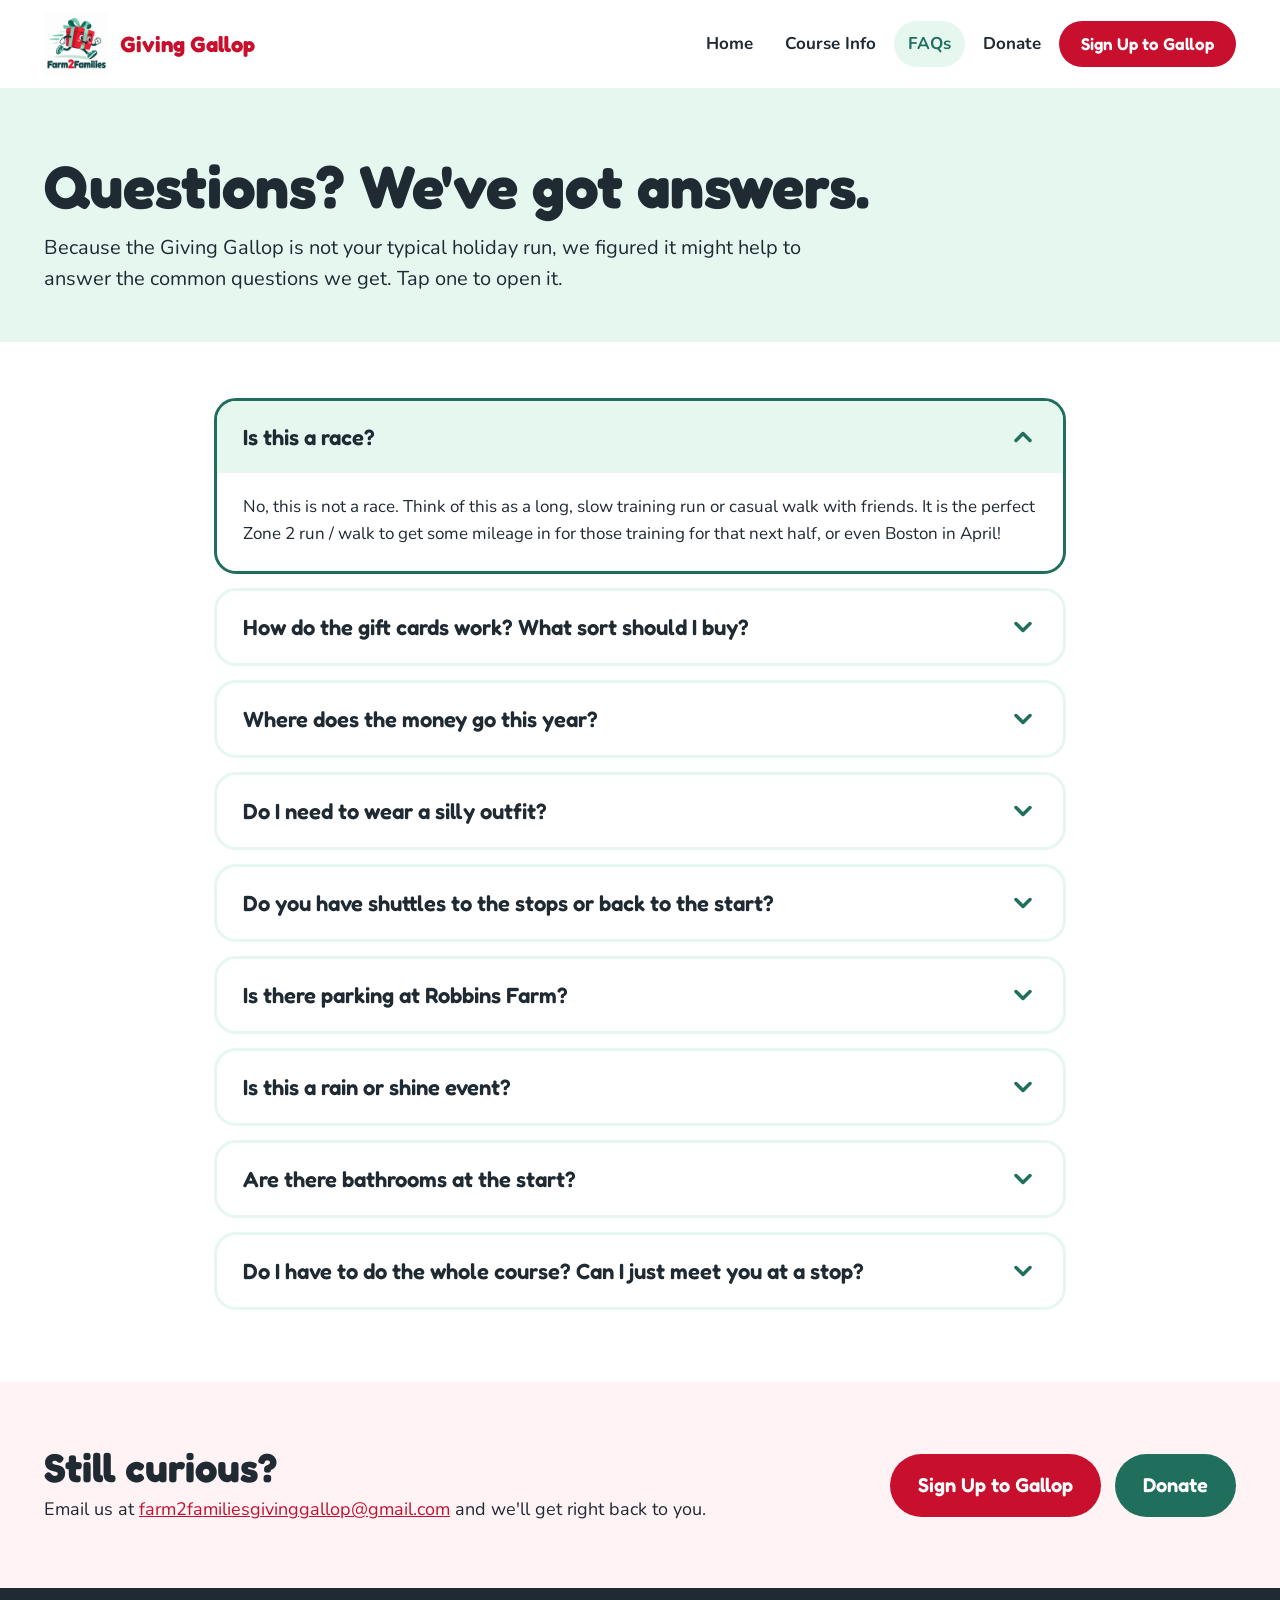
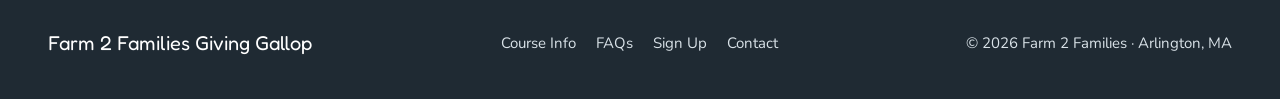
<file: faq.html>
<!doctype html>
<html lang="en">
<head>
<meta charset="utf-8">
<meta name="viewport" content="width=device-width, initial-scale=1">
<title>FAQs — Farm 2 Families Giving Gallop</title>
<meta name="description" content="Common questions about the Giving Gallop: is it a race, how the gift cards work, parking, bathrooms, weather, and more.">
<link rel="icon" href="favicon.png">
<link rel="preconnect" href="https://fonts.googleapis.com"><link rel="preconnect" href="https://fonts.gstatic.com" crossorigin>
<link rel="stylesheet" href="https://fonts.googleapis.com/css2?family=Fredoka:wght@500;600;700&family=Nunito:wght@400;600;700;800&display=swap">
<link rel="stylesheet" href="style.css">
</head>
<body>

<header class="nav">
  <div class="wrap nav-inner">
    <a class="brand" href="index.html"><img src="logo.png" alt="Farm 2 Families"><span>Giving Gallop</span></a>
    <button class="nav-toggle" aria-label="Open menu" aria-expanded="false" aria-controls="nav-links">
      <svg width="26" height="26" viewBox="0 0 24 24" fill="none" stroke="#1F6F5C" stroke-width="3" stroke-linecap="round" aria-hidden="true"><path d="M4 7h16M4 12h16M4 17h16"/></svg>
    </button>
    <nav class="nav-links" id="nav-links">
      <a href="index.html">Home</a>
      <a href="course.html">Course Info</a>
      <a href="faq.html" aria-current="page">FAQs</a>
      <a href="#" data-donate>Donate</a>
      <a class="btn btn-red btn-sm" href="signup.html">Sign Up to Gallop</a>
    </nav>
  </div>
</header>

<section class="page-head">
  <div class="wrap" style="padding-bottom:48px">
    <div class="copy stack" style="gap:14px">
      <h1 style="font-size:clamp(40px,6vw,60px)">Questions? We've got answers.</h1>
      <p style="max-width:760px">Because the Giving Gallop is not your typical holiday run, we figured it might help to answer the common questions we get. Tap one to open it.</p>
    </div>
  </div>
</section>

<section class="faq-list">
  <details class="faq" open><summary>Is this a race?<svg width="28" height="28" viewBox="0 0 24 24" fill="none" stroke="#1F6F5C" stroke-width="3" stroke-linecap="round" stroke-linejoin="round" aria-hidden="true"><path d="M6 9l6 6 6-6"/></svg></summary><div class="ans">No, this is not a race. Think of this as a long, slow training run or casual walk with friends. It is the perfect Zone 2 run / walk to get some mileage in for those training for that next half, or even Boston in April!</div></details>
  <details class="faq"><summary>How do the gift cards work? What sort should I buy?<svg width="28" height="28" viewBox="0 0 24 24" fill="none" stroke="#1F6F5C" stroke-width="3" stroke-linecap="round" stroke-linejoin="round" aria-hidden="true"><path d="M6 9l6 6 6-6"/></svg></summary><div class="ans">We ask every participant to bring a minimum of $25 in gift cards, and we highly encourage you to bring as much as you can afford. Cards can be from any business, but think about what anyone you pass on the street could use: more Amazon, Target, Stop &amp; Shop, less Ruth's Chris. Our suggestion: don't buy a single card, buy as many smaller cards as you can so you have plenty to hand out. Wrap them if possible (Amazon sells pre-wrapped holiday gift cards). Handing out gifts to people we pass is what makes this run amazing!</div></details>
  <details class="faq"><summary>Where does the money go this year?<svg width="28" height="28" viewBox="0 0 24 24" fill="none" stroke="#1F6F5C" stroke-width="3" stroke-linecap="round" stroke-linejoin="round" aria-hidden="true"><path d="M6 9l6 6 6-6"/></svg></summary><div class="ans">To Boston Children's Hospital's Every Child Fund, through the Miles for Miracles Boston Marathon team. Make a donation of any amount to participate. Every dollar counts! <a href="#" data-donate>Donate here</a>.</div></details>
  <details class="faq"><summary>Do I need to wear a silly outfit?<svg width="28" height="28" viewBox="0 0 24 24" fill="none" stroke="#1F6F5C" stroke-width="3" stroke-linecap="round" stroke-linejoin="round" aria-hidden="true"><path d="M6 9l6 6 6-6"/></svg></summary><div class="ans">No you don't, Scrooge! Wear whatever makes you comfortable for the weather and the miles. That said, it would be a lot cooler if you did...</div></details>
  <details class="faq"><summary>Do you have shuttles to the stops or back to the start?<svg width="28" height="28" viewBox="0 0 24 24" fill="none" stroke="#1F6F5C" stroke-width="3" stroke-linecap="round" stroke-linejoin="round" aria-hidden="true"><path d="M6 9l6 6 6-6"/></svg></summary><div class="ans">Unfortunately we don't; both courses are one-way. Walkers finish at the Heights Pub, about 0.7 miles from Robbins Farm. Runners finish at Boston Children's in Longwood, where a ride share back to Arlington Heights is 20–30 minutes (or Green Line to Alewife and the 77 bus). Plan ahead and bring a card.</div></details>
  <details class="faq"><summary>Is there parking at Robbins Farm?<svg width="28" height="28" viewBox="0 0 24 24" fill="none" stroke="#1F6F5C" stroke-width="3" stroke-linecap="round" stroke-linejoin="round" aria-hidden="true"><path d="M6 9l6 6 6-6"/></svg></summary><div class="ans">There is plenty of on-street parking around Robbins Farm Park, along Eastern Ave, or on any of the neighborhood side streets.</div></details>
  <details class="faq"><summary>Is this a rain or shine event?<svg width="28" height="28" viewBox="0 0 24 24" fill="none" stroke="#1F6F5C" stroke-width="3" stroke-linecap="round" stroke-linejoin="round" aria-hidden="true"><path d="M6 9l6 6 6-6"/></svg></summary><div class="ans">Unless there are extremely unsafe conditions, the show will go on. If you sign up, we'll email you if anything changes.</div></details>
  <details class="faq"><summary>Are there bathrooms at the start?<svg width="28" height="28" viewBox="0 0 24 24" fill="none" stroke="#1F6F5C" stroke-width="3" stroke-linecap="round" stroke-linejoin="round" aria-hidden="true"><path d="M6 9l6 6 6-6"/></svg></summary><div class="ans">Good question! There's usually a porta-potty at Robbins Farm Park, but it may be removed for the winter months. To be safe, take care of business beforehand.</div></details>
  <details class="faq"><summary>Do I have to do the whole course? Can I just meet you at a stop?<svg width="28" height="28" viewBox="0 0 24 24" fill="none" stroke="#1F6F5C" stroke-width="3" stroke-linecap="round" stroke-linejoin="round" aria-hidden="true"><path d="M6 9l6 6 6-6"/></svg></summary><div class="ans">Nope! We'd love your company for the whole thing, but you can stop at any time, and you're welcome to join us at a stop. Just remember there's no transportation, so you're on the hook for your own way home. Before leaving, please check in with one of the guides so we know you've headed out.</div></details>
</section>

<section class="still">
  <div class="wrap">
    <div class="stack" style="gap:8px">
      <h2 style="font-size:40px">Still curious?</h2>
      <p>Email us at <a href="mailto:farm2familiesgivinggallop@gmail.com">farm2familiesgivinggallop@gmail.com</a> and we'll get right back to you.</p>
    </div>
    <div class="btn-row"><a class="btn btn-red" href="signup.html">Sign Up to Gallop</a><a class="btn btn-green" href="#" data-donate>Donate</a></div>
  </div>
</section>

<footer>
  <div class="wrap foot">
    <div class="name">Farm 2 Families Giving Gallop</div>
    <nav><a href="course.html">Course Info</a><a href="faq.html">FAQs</a><a href="signup.html">Sign Up</a><a href="mailto:farm2familiesgivinggallop@gmail.com">Contact</a></nav>
    <div>© 2026 Farm 2 Families · Arlington, MA</div>
  </div>
</footer>

<script src="main.js"></script>
</body>
</html>
</file>
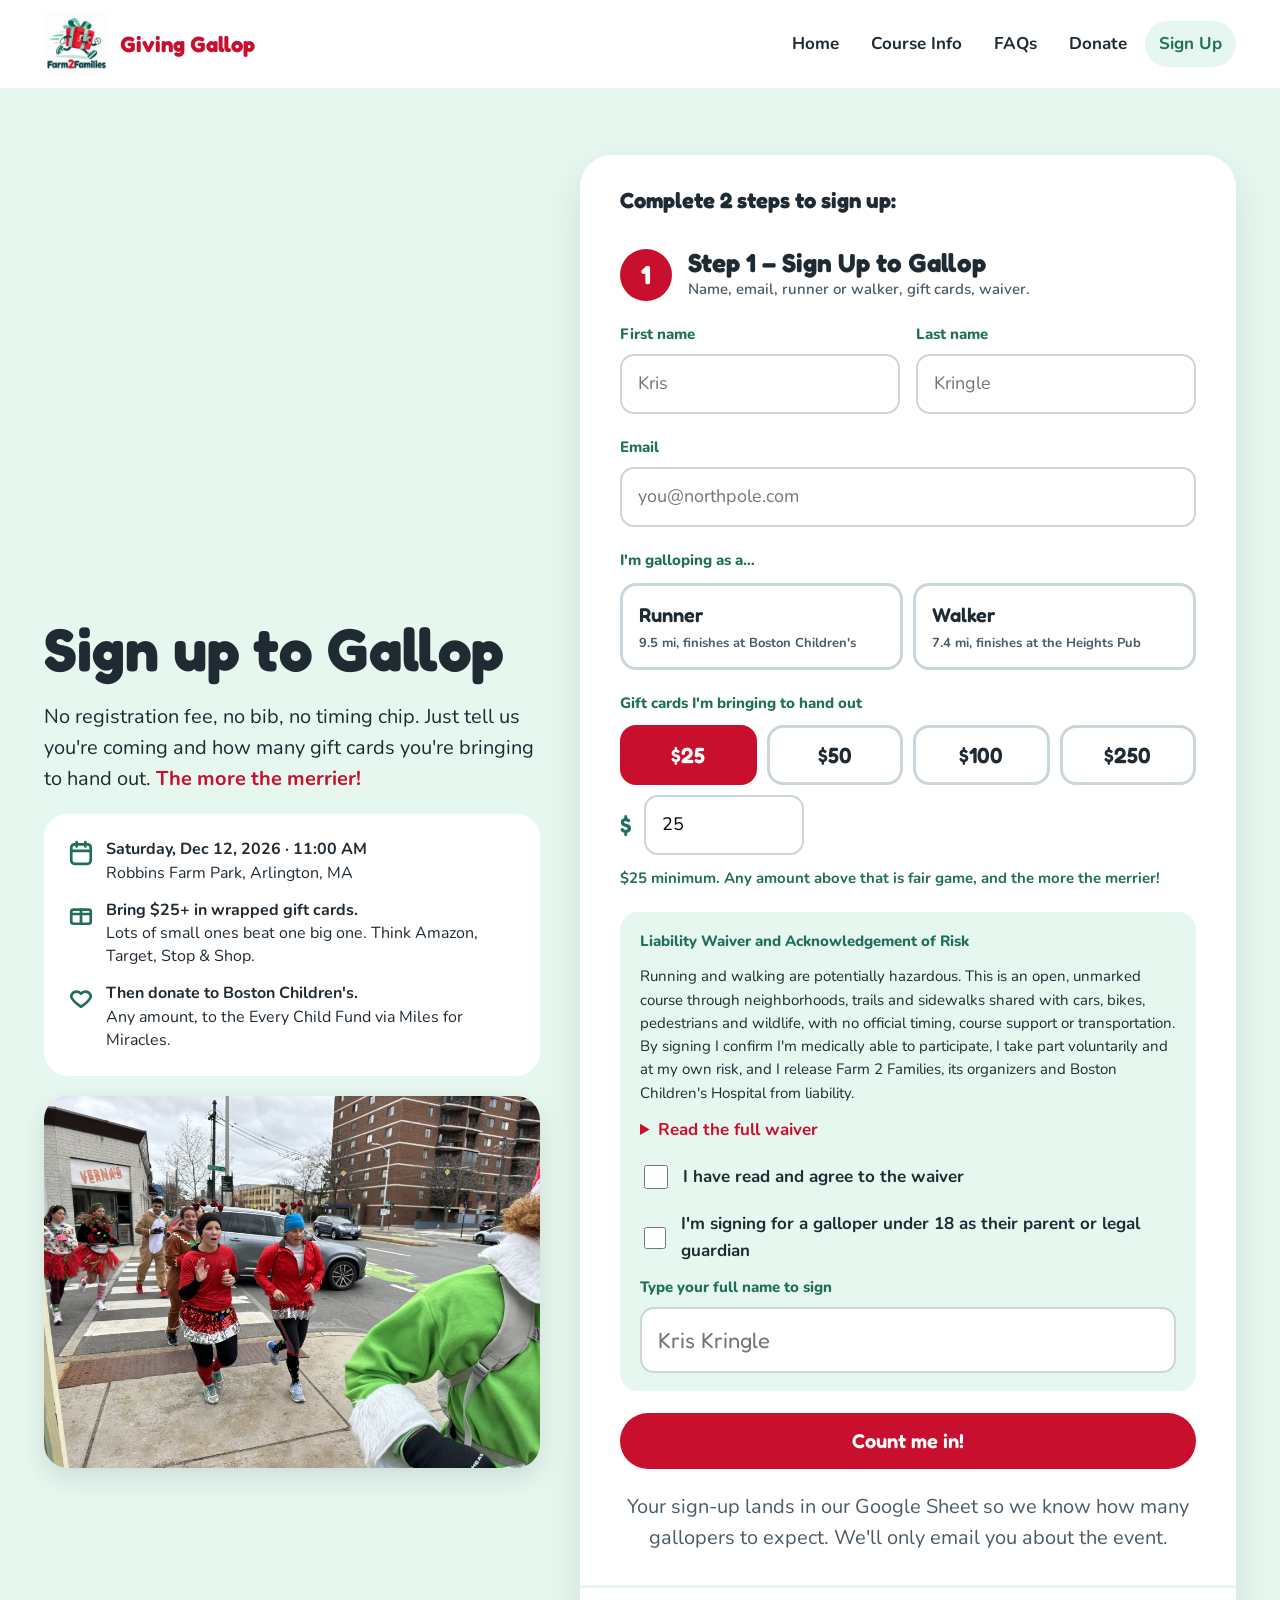
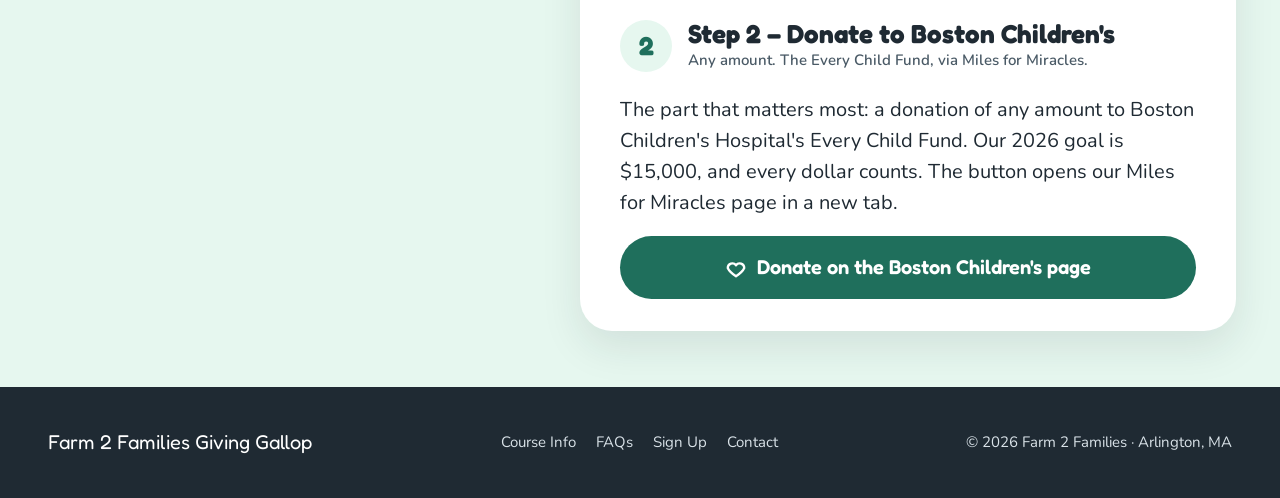
<file: signup.html>
<!doctype html>
<html lang="en">
<head>
<meta charset="utf-8">
<meta name="viewport" content="width=device-width, initial-scale=1">
<title>Sign Up — Farm 2 Families Giving Gallop</title>
<meta name="description" content="Sign up for the Giving Gallop. No fee, no bib: just tell us you're coming and how many gift cards you'll bring to hand out.">
<link rel="icon" href="favicon.png">
<link rel="preconnect" href="https://fonts.googleapis.com"><link rel="preconnect" href="https://fonts.gstatic.com" crossorigin>
<link rel="stylesheet" href="https://fonts.googleapis.com/css2?family=Fredoka:wght@500;600;700&family=Nunito:wght@400;600;700;800&display=swap">
<link rel="stylesheet" href="style.css">
</head>
<body>

<header class="nav">
  <div class="wrap nav-inner">
    <a class="brand" href="index.html"><img src="logo.png" alt="Farm 2 Families"><span>Giving Gallop</span></a>
    <button class="nav-toggle" aria-label="Open menu" aria-expanded="false" aria-controls="nav-links">
      <svg width="26" height="26" viewBox="0 0 24 24" fill="none" stroke="#1F6F5C" stroke-width="3" stroke-linecap="round" aria-hidden="true"><path d="M4 7h16M4 12h16M4 17h16"/></svg>
    </button>
    <nav class="nav-links" id="nav-links">
      <a href="index.html">Home</a>
      <a href="course.html">Course Info</a>
      <a href="faq.html">FAQs</a>
      <a href="#" data-donate>Donate</a>
      <a href="signup.html" aria-current="page">Sign Up</a>
    </nav>
  </div>
</header>

<section class="page-head" style="background:#E6F7EF">
  <div class="wrap signup-grid">

    <div class="signup-info">
      <h1 style="font-size:clamp(40px,6vw,60px)">Sign up to Gallop</h1>
      <p style="font-size:20px">No registration fee, no bib, no timing chip. Just tell us you're coming and how many gift cards you're bringing to hand out. <strong style="color:#C8102E">The more the merrier!</strong></p>
      <div class="quick">
        <div class="quick-row"><svg width="26" height="26" viewBox="0 0 24 24" fill="none" stroke="#1F6F5C" stroke-width="2.5" stroke-linecap="round" stroke-linejoin="round" aria-hidden="true"><rect x="3" y="4" width="18" height="18" rx="3"/><path d="M8 2v4M16 2v4M3 10h18"/></svg><p><strong>Saturday, Dec 12, 2026 · 11:00 AM</strong><br>Robbins Farm Park, Arlington, MA</p></div>
        <div class="quick-row"><svg width="26" height="26" viewBox="0 0 24 24" fill="none" stroke="#1F6F5C" stroke-width="2.5" stroke-linecap="round" stroke-linejoin="round" aria-hidden="true"><rect x="3" y="8" width="18" height="13" rx="2"/><path d="M3 12h18M12 8v13"/></svg><p><strong>Bring $25+ in wrapped gift cards.</strong><br>Lots of small ones beat one big one. Think Amazon, Target, Stop &amp; Shop.</p></div>
        <div class="quick-row"><svg width="26" height="26" viewBox="0 0 24 24" fill="none" stroke="#1F6F5C" stroke-width="2.5" stroke-linecap="round" stroke-linejoin="round" aria-hidden="true"><path d="M12 21s-7-4.5-9-9a5 5 0 0 1 9-3 5 5 0 0 1 9 3c-2 4.5-9 9-9 9z"/></svg><p><strong>Then donate to Boston Children's.</strong><br>Any amount, to the Every Child Fund via Miles for Miracles.</p></div>
      </div>
      <img src="crosswalk.jpg" alt="Gallopers in sequined skirts and costumes crossing Mass Ave with gift cards">
    </div>

    <div class="form-card steps">
      <div class="steps-intro">Complete 2 steps to sign up:</div>

      <!-- STEP 1 -->
      <div id="step-1" class="step">
        <div class="step-head" data-step="1" data-state="active">
          <div class="step-num"><span class="n">1</span><svg class="tick" width="22" height="22" viewBox="0 0 24 24" fill="none" stroke="currentColor" stroke-width="3.5" stroke-linecap="round" stroke-linejoin="round" aria-hidden="true"><path d="M5 12l5 5 9-10"/></svg></div>
          <div><div class="step-title">Step 1 – Sign Up to Gallop</div><div class="step-sub">Name, email, runner or walker, gift cards, waiver.</div></div>
        </div>
        <div class="step-body">
        <form id="signup-form" class="stack" style="gap:22px" novalidate>
          <div class="grid-2">
            <div class="fld"><label class="lbl" for="firstName">First name</label><input class="field" id="firstName" name="firstName" type="text" placeholder="Kris" autocomplete="given-name" required></div>
            <div class="fld"><label class="lbl" for="lastName">Last name</label><input class="field" id="lastName" name="lastName" type="text" placeholder="Kringle" autocomplete="family-name" required></div>
          </div>
          <div class="fld"><label class="lbl" for="email">Email</label><input class="field" id="email" name="email" type="email" placeholder="you@northpole.com" autocomplete="email" required></div>

          <div class="fld" style="gap:10px">
            <div class="lbl" id="mode-label">I'm galloping as a…</div>
            <div class="choice" role="radiogroup" aria-labelledby="mode-label">
              <label class="chip"><input type="radio" name="mode" value="Runner" required><span><b>Runner</b><small>9.5 mi, finishes at Boston Children's</small></span></label>
              <label class="chip"><input type="radio" name="mode" value="Walker" required><span><b>Walker</b><small>7.4 mi, finishes at the Heights Pub</small></span></label>
            </div>
          </div>

          <div class="fld" style="gap:10px">
            <div class="lbl" id="amount-label">Gift cards I'm bringing to hand out</div>
            <div class="amounts" role="group" aria-labelledby="amount-label">
              <button type="button" class="amt" data-amount="25">$25</button>
              <button type="button" class="amt" data-amount="50">$50</button>
              <button type="button" class="amt" data-amount="100">$100</button>
              <button type="button" class="amt" data-amount="250">$250</button>
            </div>
            <div class="custom">
              <span class="dollar">$</span>
              <input class="field" id="amount" name="amount" type="number" min="25" step="5" value="25" aria-label="Custom gift card amount">
              <span class="hint">$25 minimum. Any amount above that is fair game, and the more the merrier!</span>
            </div>
          </div>

          <div class="waiver">
            <div class="lbl">Liability Waiver and Acknowledgement of Risk</div>
            <p>Running and walking are potentially hazardous. This is an open, unmarked course through neighborhoods, trails and sidewalks shared with cars, bikes, pedestrians and wildlife, with no official timing, course support or transportation. By signing I confirm I'm medically able to participate, I take part voluntarily and at my own risk, and I release Farm 2 Families, its organizers and Boston Children's Hospital from liability.</p>
            <details class="full-waiver">
              <summary>Read the full waiver</summary>
              <div class="waiver-text">
                <p><strong>Please read before you decide to join.</strong></p>
                <p>I know that running and walking are potentially hazardous activities which could cause injury or death. I will not enter and participate unless I am medically able and properly trained, and by my digital signature I certify that I am medically able to perform this run / walk, am in good health, and am properly trained. I agree to abide by any decision of any event organizer or guide relative to any aspect of my participation in this event, including the right to deny or suspend my participation for any reason whatsoever. I attest that I have read the rules and expectations of the event and agree to abide by them.</p>
                <p>I understand that the Farm 2 Families Giving Gallop is not a race. It takes place on an open, unmarked course that uses public roads, sidewalks, bike paths, trails and parks that remain open to vehicles, bicycles and other pedestrians. There is no official timing, course closure, traffic control, medical support, aid station or transportation provided. I am responsible for my own navigation, hydration, nutrition, clothing and safe conduct, and I agree to obey all traffic laws, signals and signs and all state and local laws while participating.</p>
                <p>I assume all risks associated with participating in this event, including but not limited to: falls; physical contact with other participants, volunteers, organizers, spectators and members of the public; collisions with vehicles, bicycles or other obstacles; the effects of the weather, including cold temperatures, snow, ice, rain and wind; traffic and the condition of the roads, trails and surrounding terrain; and the contraction of a communicable disease resulting from contact with other participants or members of the public. I assume all such risks, being known, appreciated and accepted by me.</p>
                <p>I understand that optional stops along the course are at independent businesses that are not sponsors of or affiliated with this event. Any food or beverages, including alcohol, that I choose to purchase or consume at those stops are at my own expense, discretion and risk. I will not participate while impaired.</p>
                <p>I understand that handing out gift cards to members of the public is a voluntary part of this event. I agree to approach people respectfully, to accept a decline graciously, and to use good judgment about my own safety and the comfort of others while doing so.</p>
                <p>I authorize event organizers to seek emergency medical treatment on my behalf should I be unable to do so, and I accept responsibility for the cost of any such treatment.</p>
                <p>In consideration for being permitted to participate in this event, I agree to assume all risks and to release, hold harmless, and covenant not to sue Farm 2 Families, the Giving Gallop, its organizers, guides, volunteers, representatives, families and successors, Boston Children's Hospital and its affiliates, Miles for Miracles, any designated beneficiaries, sponsors, officials, participating clubs, communities, organizations, friends of the event, the businesses at any optional stop, the Town of Arlington, the City of Cambridge, and all other government or public entities (collectively, the "Releasees") for any claim, loss or liability that I may have arising out of my participation in the event, including bodily injury, death or property damage, whether caused by the negligence or carelessness on the part of any of the Releasees or otherwise, including but not limited to dangerous or defective property or equipment owned, maintained or controlled by any of them.</p>
                <p>I grant permission to all of the foregoing to use my name, photographs, motion pictures, recordings or any other record of this event for any legitimate purpose, including promoting future events, without compensation.</p>
                <p>If I am signing on behalf of a participant under 18 years of age, I confirm that I am that participant's parent or legal guardian, that I have the authority to sign this waiver on their behalf, that I have explained its contents to them, and that I agree to every term of this waiver both for myself and for the minor participant. I agree that the minor will be accompanied and supervised by me or another responsible adult for the entire event.</p>
                <p>I have carefully read this Waiver and Release of Liability and fully understand its contents. I am aware that by agreeing to this Waiver and Release of Liability I am waiving legal rights and discharging the Releasees from any claims, losses or liabilities described herein, and knowing this, I sign it of my own free will. I understand and agree that this Waiver and Release of Liability is binding on my heirs, assigns and legal representatives, and that if any portion is held invalid, the remainder shall continue in full force and effect.</p>
              </div>
            </details>
            <label class="check"><input type="checkbox" id="agree" name="agreed" required>I have read and agree to the waiver</label>
            <label class="check"><input type="checkbox" id="isMinor" name="isMinor">I'm signing for a galloper under 18 as their parent or legal guardian</label>
            <div class="fld" id="guardian-fld" hidden><label class="lbl" for="guardianName">Parent / guardian full name</label><input class="field" id="guardianName" name="guardianName" type="text" placeholder="Carol Kringle" autocomplete="off"></div>
            <div class="fld"><label class="lbl" for="signature" id="sig-label">Type your full name to sign</label><input class="field sig" id="signature" name="signature" type="text" placeholder="Kris Kringle" autocomplete="name" required></div>
          </div>

          <div id="form-error" class="err" tabindex="-1" hidden></div>
          <button type="submit" class="btn btn-red">Count me in!</button>
          <p class="fine">Your sign-up lands in our Google Sheet so we know how many gallopers to expect. We'll only email you about the event.</p>
        </form>

        <div id="signup-done" class="done" hidden>
          <svg width="96" height="96" viewBox="0 0 24 24" fill="none" stroke="#1F6F5C" stroke-width="2" stroke-linecap="round" stroke-linejoin="round" aria-hidden="true"><circle cx="12" cy="12" r="10" fill="#A8E6CF"/><path d="M7 12l3 3 7-7"/></svg>
          <h2 style="font-size:40px">You're in, <span data-first></span>!</h2>
          <p>You're officially a <span data-mode>galloper</span>, committed to <strong data-amount></strong> in gift cards. <span data-cheer></span></p>
          <ul class="roster" data-list></ul>
          <button type="button" id="add-another" class="btn btn-white">Add another galloper</button>
          <p class="fine">Bringing the family or a friend? Add them one at a time. Then scroll down to Step 2.</p>
        </div>
        </div>
      </div>

      <!-- STEP 2 -->
      <div id="step-2" class="step">
        <div class="step-head" data-step="2" data-state="todo">
          <div class="step-num"><span class="n">2</span><svg class="tick" width="22" height="22" viewBox="0 0 24 24" fill="none" stroke="currentColor" stroke-width="3.5" stroke-linecap="round" stroke-linejoin="round" aria-hidden="true"><path d="M5 12l5 5 9-10"/></svg></div>
          <div><div class="step-title">Step 2 – Donate to Boston Children's</div><div class="step-sub">Any amount. The Every Child Fund, via Miles for Miracles.</div></div>
        </div>
        <div class="step-body">
          <div id="step-2-form" class="stack" style="gap:18px">
            <p>The part that matters most: a donation of any amount to Boston Children's Hospital's Every Child Fund. Our 2026 goal is $15,000, and every dollar counts. The button opens our Miles for Miracles page in a new tab.</p>
            <a id="donate-now" class="btn btn-green" href="#" data-donate><svg width="22" height="22" viewBox="0 0 24 24" fill="none" stroke="currentColor" stroke-width="2.5" stroke-linecap="round" stroke-linejoin="round" aria-hidden="true"><path d="M12 21s-7-4.5-9-9a5 5 0 0 1 9-3 5 5 0 0 1 9 3c-2 4.5-9 9-9 9z"/></svg>Donate on the Boston Children's page</a>
          </div>
          <div id="all-done" class="done" hidden>
            <svg width="96" height="96" viewBox="0 0 24 24" fill="none" stroke="#C8102E" stroke-width="2" stroke-linecap="round" stroke-linejoin="round" aria-hidden="true"><circle cx="12" cy="12" r="10" fill="#FFE3E7"/><path d="M12 17s-5-3.2-6.5-6.4A3.5 3.5 0 0 1 12 8.3a3.5 3.5 0 0 1 6.5 2.3C17 13.8 12 17 12 17z"/></svg>
            <h2 style="font-size:40px">Step 2 complete. You're a hero!</h2>
            <p>Thank you for giving to Boston Children's. Somewhere a kid is getting better care because you decided to run around Arlington in a silly outfit. That's the whole idea. See you Saturday, December 12 at 11:00 AM, Robbins Farm Park.</p>
            <div class="btn-row" style="justify-content:center"><a class="btn btn-white" href="course.html">See the course</a><a class="btn btn-white" href="faq.html">Read the FAQs</a></div>
          </div>
        </div>
      </div>

    </div>
  </div>
</section>

<footer>
  <div class="wrap foot">
    <div class="name">Farm 2 Families Giving Gallop</div>
    <nav><a href="course.html">Course Info</a><a href="faq.html">FAQs</a><a href="signup.html">Sign Up</a><a href="mailto:farm2familiesgivinggallop@gmail.com">Contact</a></nav>
    <div>© 2026 Farm 2 Families · Arlington, MA</div>
  </div>
</footer>

<script src="main.js"></script>
</body>
</html>
</file>
<file: style.css>
/* Farm 2 Families Giving Gallop — site styles */
:root{
  --red:#C8102E; --red-dark:#B00D28; --mint:#A8E6CF; --mint-tint:#E6F7EF; --mint-soft:#F3FBF7;
  --green:#1F6F5C; --green-dark:#185A4A; --pink-tint:#FFF3F5; --pink-soft:#FFE3E7;
  --ink:#1F2A33; --ink-2:#2B3A45; --muted:#4A5A66; --cloud:#D9E2E8; --line:#CBD5DC; --white:#fff;
  --display:"Fredoka",sans-serif; --body:"Nunito",sans-serif;
  --radius-xl:32px; --radius-lg:24px; --radius-md:16px; --shadow:0 12px 30px rgba(31,42,51,.10);
}
*{box-sizing:border-box}
[hidden]{display:none!important}
html{scroll-behavior:smooth}
@media (prefers-reduced-motion:reduce){html{scroll-behavior:auto}*,*::before,*::after{transition:none!important;animation:none!important}}
body{margin:0;font-family:var(--body);color:var(--ink);background:var(--white);line-height:1.55;font-size:17px}
img{max-width:100%;display:block}
a{color:var(--red)}a:hover{color:var(--red-dark)}
h1,h2,h3{font-family:var(--display);font-weight:700;line-height:1.05;margin:0}
h1{font-size:clamp(44px,7vw,74px)}
h2{font-size:clamp(32px,4.5vw,48px)}
h3{font-size:clamp(24px,3vw,36px);line-height:1.1}
p{margin:0}
.wrap{max-width:1240px;margin:0 auto;padding-left:24px;padding-right:24px}
.stack{display:flex;flex-direction:column;gap:18px}
:focus-visible{outline:4px solid var(--mint);outline-offset:3px}

/* Buttons */
.btn{display:inline-flex;align-items:center;justify-content:center;gap:10px;text-decoration:none;font-family:var(--display);font-weight:600;font-size:20px;padding:16px 28px;border-radius:999px;border:0;cursor:pointer;min-height:56px;transition:transform .15s,box-shadow .15s,background .15s;color:var(--white)}
.btn:hover{transform:translateY(-3px);box-shadow:0 10px 24px rgba(31,42,51,.18);color:var(--white)}
.btn svg{flex-shrink:0}
.btn-red{background:var(--red)}.btn-red:hover{background:var(--red-dark)}
.btn-green{background:var(--green)}.btn-green:hover{background:var(--green-dark)}
.btn-white{background:var(--white);color:var(--ink);border:3px solid var(--ink)}.btn-white:hover{color:var(--ink)}
.btn-sm{font-size:17px;padding:10px 22px;min-height:44px}
.btn-row{display:flex;flex-wrap:wrap;gap:14px}

/* Nav */
.nav{position:sticky;top:0;z-index:20;background:var(--white);border-bottom:3px solid var(--mint-tint)}
.nav-inner{display:flex;align-items:center;justify-content:space-between;gap:16px;padding-top:12px;padding-bottom:12px}
.brand{display:flex;align-items:center;gap:12px;text-decoration:none;color:var(--ink)}
.brand img{height:64px;width:auto}
.brand span{font-family:var(--display);font-weight:700;font-size:22px;color:var(--red);line-height:1.1}
.nav-links{display:flex;flex-wrap:wrap;gap:4px;align-items:center}
.nav-links a:not(.btn){color:var(--ink);text-decoration:none;font-weight:700;padding:10px 14px;border-radius:999px;transition:background .15s,color .15s}
.nav-links a:not(.btn):hover,.nav-links a[aria-current="page"]{background:var(--mint-tint);color:var(--green)}
.nav-toggle{display:none;width:48px;height:48px;border-radius:14px;border:0;background:var(--mint-tint);align-items:center;justify-content:center;cursor:pointer}
@media (max-width:860px){
  .nav-toggle{display:flex}
  .nav-links{display:none;width:100%;flex-direction:column;align-items:stretch;padding-bottom:8px}
  .nav-links.open{display:flex}
  .nav-links a:not(.btn){font-size:18px;padding:12px 8px}
  .nav-links .btn{margin-top:8px}
  .brand img{height:52px}.brand span{font-size:17px}
}

/* Hero */
.hero{background:var(--mint-tint);overflow:hidden}
.hero-inner{display:flex;flex-wrap:wrap;gap:48px;align-items:center;padding-top:72px;padding-bottom:64px}
.hero-copy{flex:1 1 520px;min-width:0}
.hero-side{flex:1 1 420px;min-width:0;display:flex;flex-direction:column;gap:18px}
.pill{display:inline-flex;align-self:flex-start;align-items:center;gap:10px;background:var(--white);border-radius:999px;padding:8px 16px;font-weight:800;color:var(--green);font-size:15px}
.tagline{font-size:24px;font-weight:600;color:var(--green)}
.lede{font-size:19px;max-width:560px}
.info-card{background:var(--white);border-radius:28px;padding:28px 32px;display:flex;flex-direction:column;gap:18px;box-shadow:var(--shadow);transform:rotate(-1.5deg);transition:transform .2s}
.info-card:hover{transform:rotate(0) translateY(-4px)}
.info-row{display:flex;gap:16px;align-items:center}
.info-icon{width:64px;height:64px;border-radius:18px;display:flex;align-items:center;justify-content:center;flex-shrink:0}
.info-icon.date{background:var(--red);color:var(--white);flex-direction:column;font-family:var(--display);line-height:1}
.info-icon.date small{font-size:13px;font-weight:600;letter-spacing:.08em}.info-icon.date b{font-size:30px;font-weight:700}
.info-icon.place{background:var(--mint)}.info-icon.gift{background:var(--pink-soft)}
.info-row strong{font-family:var(--display);font-size:24px;font-weight:600;display:block;line-height:1.15}
.info-row em{font-style:normal;font-weight:600;color:var(--green)}
.hero-photo{border-radius:28px;overflow:hidden;box-shadow:0 12px 30px rgba(31,42,51,.12);transform:rotate(1deg);transition:transform .2s}
.hero-photo:hover{transform:rotate(0) scale(1.02)}
.hero-photo img{width:100%;aspect-ratio:4/3;object-fit:cover}

/* Sections */
.section{padding-top:88px;padding-bottom:88px}
.two-col{display:flex;flex-wrap:wrap;gap:56px;align-items:center}
.two-col>*{flex:1 1 420px;min-width:0}
.checks{display:flex;flex-direction:column;gap:12px;font-size:19px;font-weight:600}
.checks div{display:flex;gap:14px;align-items:center}
.gallery{display:grid;grid-template-columns:repeat(2,minmax(0,1fr));gap:16px}
.gallery img{border-radius:24px;aspect-ratio:1;width:100%;object-fit:cover;box-shadow:0 10px 24px rgba(31,42,51,.12);transition:transform .2s}
.gallery img:nth-child(1){transform:rotate(2deg)}.gallery img:nth-child(2){transform:rotate(-2deg);margin-top:32px}
.gallery img:nth-child(3){transform:rotate(-1deg)}.gallery img:nth-child(4){transform:rotate(2deg);margin-top:32px}
.gallery img:hover{transform:rotate(0) scale(1.04)}

.give-grid{display:grid;grid-template-columns:repeat(2,minmax(0,1fr));gap:28px}
.give{border-radius:var(--radius-xl);padding:40px;display:flex;flex-direction:column;gap:18px;transition:transform .2s,box-shadow .2s}
.give:hover{transform:translateY(-6px) rotate(-1deg);box-shadow:0 18px 40px rgba(31,42,51,.14)}
.give.cause{background:var(--pink-tint)}.give.community{background:var(--mint-tint)}
.give-head{display:flex;align-items:center;gap:14px;font-family:var(--display);font-size:18px;font-weight:600;letter-spacing:.02em}
.give.cause .give-head{color:var(--red)}.give.community .give-head{color:var(--green)}
.num{width:56px;height:56px;border-radius:999px;color:var(--white);display:flex;align-items:center;justify-content:center;font-size:28px;font-weight:700}
.cause .num{background:var(--red)}.community .num{background:var(--green)}
.give p{font-size:18px}
.give .btn{align-self:flex-start}
@media (max-width:760px){.give-grid{grid-template-columns:1fr}.give{padding:28px}}

.dark{background:var(--ink);color:var(--white)}
.dark .muted{color:var(--cloud)}
.sec-head{display:flex;flex-wrap:wrap;justify-content:space-between;align-items:flex-end;gap:20px}
.legs{display:grid;grid-template-columns:repeat(4,minmax(0,1fr));gap:20px}
.leg{background:var(--ink-2);border-radius:24px;padding:28px;display:flex;flex-direction:column;gap:12px;transition:transform .2s}
.leg:hover{transform:translateY(-6px)}
.leg .big{font-family:var(--display);font-size:44px;font-weight:700;color:var(--mint);line-height:1}
.leg .title{font-family:var(--display);font-size:22px;font-weight:600}
@media (max-width:980px){.legs{grid-template-columns:repeat(2,minmax(0,1fr))}}
@media (max-width:520px){.legs{grid-template-columns:1fr}}

.stats{display:flex;flex-wrap:wrap;gap:24px;justify-content:center;text-align:center}
.stat{flex:1 1 260px}
.stat b{display:block;font-family:var(--display);font-size:64px;font-weight:700;line-height:1}
.stat:nth-child(odd) b{color:var(--red)}.stat:nth-child(even) b{color:var(--green)}
.stat span{font-weight:700;font-size:18px}

.band{background:var(--ink)}
.band img{width:100%;max-width:1440px;margin:0 auto;height:auto;display:block}
.band figcaption{padding:22px 24px;color:var(--white);font-family:var(--display);font-size:clamp(18px,2.5vw,26px);font-weight:600;text-align:center}

.cta{background:var(--mint-tint)}
.cta-inner{display:flex;flex-wrap:wrap;gap:32px;align-items:center;justify-content:space-between;padding-top:80px;padding-bottom:80px}
.cta-inner>div:first-child{flex:1 1 480px}
.cta-inner p{font-size:20px}

footer{background:var(--ink);color:var(--cloud);padding:40px 24px;font-size:15px}
.foot{display:flex;flex-wrap:wrap;justify-content:space-between;gap:16px;align-items:center}
.foot .name{font-family:var(--display);font-size:20px;color:var(--white)}
.foot nav{display:flex;flex-wrap:wrap;gap:20px}
.foot a{color:var(--cloud);text-decoration:none}.foot a:hover{color:var(--white)}

/* Page headers */
.page-head{background:var(--mint-tint)}
.page-head .wrap{padding-top:64px;padding-bottom:56px;display:flex;flex-wrap:wrap;gap:40px;align-items:center}
.page-head .copy{flex:1 1 520px;min-width:0}
.page-head p{font-size:20px}
.note{font-size:17px;color:var(--green);font-weight:700}

/* Sign up */
.signup-grid{display:flex;flex-wrap:wrap;gap:48px;align-items:flex-start;padding-top:64px;padding-bottom:88px}
.signup-info{flex:1 1 360px;min-width:0;display:flex;flex-direction:column;gap:20px}
.signup-info>img{border-radius:24px;width:100%;aspect-ratio:4/3;object-fit:cover;box-shadow:0 10px 24px rgba(31,42,51,.12)}
.quick{background:var(--white);border-radius:24px;padding:24px;display:flex;flex-direction:column;gap:14px}
.quick-row{display:flex;gap:12px;align-items:flex-start}
.quick-row svg{flex-shrink:0;margin-top:2px}
.quick-row p{margin:0;font-size:16px;line-height:1.45}
.form-card{flex:1 1 520px;min-width:0;background:var(--white);border-radius:var(--radius-xl);padding:40px;box-shadow:0 16px 40px rgba(31,42,51,.10);display:flex;flex-direction:column;gap:22px}
@media (max-width:640px){.form-card{padding:24px}}
.grid-2{display:grid;grid-template-columns:repeat(2,minmax(0,1fr));gap:16px}
@media (max-width:520px){.grid-2{grid-template-columns:1fr}}
.fld{display:flex;flex-direction:column;gap:8px}
.lbl{font-weight:800;font-size:15px;color:var(--green)}
.field{width:100%;font:inherit;font-size:18px;padding:14px 16px;border-radius:14px;border:2px solid var(--line);background:var(--white);min-height:52px;transition:border-color .15s,box-shadow .15s}
.field:focus{outline:none;border-color:var(--green);box-shadow:0 0 0 4px var(--mint)}
.amounts{display:grid;grid-template-columns:repeat(4,minmax(0,1fr));gap:10px}
.amt{font-family:var(--display);font-size:22px;font-weight:600;padding:14px 10px;border-radius:16px;border:3px solid var(--line);background:var(--white);cursor:pointer;min-height:56px;transition:all .15s;color:var(--ink)}
.amt:hover{border-color:var(--green);background:var(--mint-tint)}
.amt[aria-pressed="true"]{border-color:var(--red);background:var(--red);color:var(--white)}
.custom{display:flex;gap:12px;align-items:center;flex-wrap:wrap}
.custom .dollar{font-family:var(--display);font-size:26px;font-weight:600;color:var(--green)}
.custom .field{max-width:160px}
.hint{font-size:15px;color:var(--green);font-weight:700}
.waiver{background:var(--mint-tint);border-radius:18px;padding:18px 20px;display:flex;flex-direction:column;gap:12px}
.waiver p{font-size:15px}
.waiver label.check{display:flex;gap:12px;align-items:center;font-weight:700;cursor:pointer;min-height:44px}
.waiver input[type=checkbox]{width:24px;height:24px;accent-color:var(--green)}
.sig{font-family:var(--display);font-size:22px}
.err{color:var(--red);font-weight:700}
.fine{font-size:14px;color:var(--muted);text-align:center}
.done{display:flex;flex-direction:column;align-items:center;text-align:center;gap:16px;padding:24px 0}
.done p{font-size:19px;max-width:420px}
details.full-waiver summary{cursor:pointer;color:var(--red);font-weight:700}
details.full-waiver p{margin-top:8px}

/* Course */
.stops{flex:1 1 380px;min-width:0;display:grid;grid-template-columns:repeat(3,minmax(0,1fr));gap:12px}
.stop{background:var(--white);border-radius:22px;padding:20px 14px;text-align:center;display:flex;flex-direction:column;gap:6px;transition:transform .2s}
.stop:hover{transform:scale(1.04)}
.stop small{font-family:var(--display);font-size:14px;font-weight:600;letter-spacing:.06em}
.stop b{font-family:var(--display);font-size:20px;font-weight:700;line-height:1.1}
.stop span{font-size:14px;font-weight:600}
@media (max-width:520px){.stops{grid-template-columns:1fr}}
.seg-wrap{display:flex;gap:6px;background:var(--mint-tint);border-radius:999px;padding:6px}
.seg{font-family:var(--display);font-size:18px;font-weight:600;padding:12px 24px;border-radius:999px;border:0;cursor:pointer;background:transparent;color:var(--ink);min-height:52px;transition:all .15s}
.seg:hover{background:var(--white)}
.seg[aria-pressed="true"]{background:var(--ink);color:var(--white)}
.leg-cards{display:grid;grid-template-columns:repeat(3,minmax(0,1fr));gap:24px}
@media (max-width:980px){.leg-cards{grid-template-columns:1fr}}
.leg-card{background:var(--white);border:3px solid var(--mint-tint);border-radius:28px;overflow:hidden;display:flex;flex-direction:column;transition:transform .2s,box-shadow .2s}
.leg-card:hover{transform:translateY(-4px);box-shadow:0 18px 40px rgba(31,42,51,.12)}
.leg-map{aspect-ratio:4/3;border-bottom:3px dashed var(--mint);background:var(--mint-soft);display:flex;align-items:center;justify-content:center;text-align:center;padding:16px;font-weight:700;color:var(--green)}
.leg-map img{width:100%;height:100%;object-fit:cover}
.leg-body{padding:24px;display:flex;flex-direction:column;gap:12px}
.leg-top{display:flex;justify-content:space-between;align-items:center;gap:10px}
.kicker{font-family:var(--display);font-size:15px;font-weight:600;color:var(--red)}
.miles{background:var(--ink);color:var(--white);border-radius:999px;padding:6px 14px;font-family:var(--display);font-weight:600;font-size:16px;white-space:nowrap}
.leg-body h3{font-size:26px}
.via{font-size:15px;font-weight:700;color:var(--green)}
.leg-body p{font-size:16px}
.warn{background:var(--pink-tint);border-radius:24px;padding:24px 28px;display:flex;gap:16px;align-items:flex-start}
.warn p{font-size:16px}
.getting{display:grid;grid-template-columns:repeat(3,minmax(0,1fr));gap:24px}
@media (max-width:860px){.getting{grid-template-columns:1fr}}
.getting .leg .title{color:var(--mint)}

/* FAQ */
.faq-list{max-width:900px;margin:0 auto;padding:56px 24px 72px;display:flex;flex-direction:column;gap:14px}
.faq{border:3px solid var(--mint-tint);border-radius:22px;background:var(--white);transition:border-color .15s,background .15s}
.faq:hover{border-color:var(--green);background:var(--mint-soft)}
.faq[open]{border-color:var(--green);background:var(--white)}
.faq summary{list-style:none;cursor:pointer;padding:22px 26px;display:flex;justify-content:space-between;align-items:center;gap:16px;font-family:var(--display);font-size:22px;font-weight:600;line-height:1.2;min-height:56px}
.faq summary::-webkit-details-marker{display:none}
.faq summary svg{flex-shrink:0;transition:transform .2s}
.faq[open] summary{background:var(--mint-tint);border-radius:19px 19px 0 0}
.faq[open] summary svg{transform:rotate(180deg)}
.faq .ans{padding:20px 26px 24px;font-size:17px;line-height:1.6}
.still{background:var(--pink-tint)}
.still .wrap{padding-top:64px;padding-bottom:64px;display:flex;flex-wrap:wrap;gap:24px;align-items:center;justify-content:space-between}
.still p{font-size:18px}

/* Two-step sign-up */
.steps{gap:0;padding:0;overflow:hidden}
.step{padding:32px 40px}
.step+.step{border-top:3px solid var(--mint-tint)}
@media (max-width:640px){.step{padding:24px}}
.step-head{display:flex;gap:16px;align-items:center;margin-bottom:22px}
.step-num{width:52px;height:52px;border-radius:999px;display:flex;align-items:center;justify-content:center;font-family:var(--display);font-size:26px;font-weight:700;flex-shrink:0;background:var(--mint-tint);color:var(--green);transition:background .2s,color .2s}
.step-num .tick{display:none}
.step-head[data-state="active"] .step-num{background:var(--red);color:var(--white)}
.step-head[data-state="done"] .step-num{background:var(--green);color:var(--white)}
.step-head[data-state="done"] .step-num .n{display:none}
.step-head[data-state="done"] .step-num .tick{display:block}
.step-title{font-family:var(--display);font-size:26px;font-weight:700;line-height:1.1}
.step-sub{font-size:15px;color:var(--muted);font-weight:600}
.step-head[data-state="done"] .step-title{color:var(--green)}
.step.collapsed .step-body{display:none}
.step.collapsed .step-head{margin-bottom:0}
.step-head[data-state="todo"]{opacity:.5}
.roster{list-style:none;margin:0;padding:12px 18px;background:var(--mint-tint);border-radius:16px;font-weight:700;text-align:left;width:100%;max-width:420px;box-sizing:border-box}
.roster li+li{margin-top:6px}

/* v3 additions */
.steps-intro{padding:28px 40px 0;font-family:var(--display);font-size:22px;font-weight:700;color:var(--ink)}
@media (max-width:640px){.steps-intro{padding:24px 24px 0}}
.choice{display:grid;grid-template-columns:repeat(2,minmax(0,1fr));gap:10px}
.chip{position:relative;display:block;cursor:pointer}
.chip input{position:absolute;opacity:0;width:0;height:0}
.chip span{display:flex;flex-direction:column;gap:2px;padding:14px 16px;border-radius:16px;border:3px solid var(--line);background:var(--white);min-height:56px;transition:all .15s}
.chip span b{font-family:var(--display);font-size:20px;font-weight:600}
.chip span small{font-size:13px;color:var(--muted);font-weight:700}
.chip:hover span{border-color:var(--green);background:var(--mint-tint)}
.chip input:checked+span{border-color:var(--red);background:var(--red);color:var(--white)}
.chip input:checked+span small{color:#FFD6DD}
.chip input:focus-visible+span{outline:4px solid var(--mint);outline-offset:3px}
.waiver-text{max-height:320px;overflow-y:auto;padding:14px 16px;margin-top:10px;background:var(--white);border-radius:14px;border:2px solid var(--line);display:flex;flex-direction:column;gap:12px}
.waiver-text p{font-size:14px;line-height:1.55}
.step-head[data-state="todo"]{opacity:1}
.step-head[data-state="todo"] .step-num{background:var(--mint-tint);color:var(--green)}

/* v4: course stops + icons */
.stop-icon{width:72px;height:72px;flex-shrink:0}
.route-strip{display:flex;align-items:center;gap:8px;flex-wrap:wrap;justify-content:center;background:var(--mint-soft);border-radius:28px;padding:20px 16px}
.stop2{display:flex;align-items:center;gap:12px;background:var(--white);border-radius:20px;padding:12px 18px 12px 12px;flex:1 1 220px;max-width:280px;transition:transform .2s}
.stop2:hover{transform:translateY(-4px)}
.stop2 small{display:block;font-family:var(--display);font-size:13px;font-weight:600;letter-spacing:.06em}
.stop2 b{display:block;font-family:var(--display);font-size:19px;font-weight:700;line-height:1.1}
.stop2 span{font-size:13px;font-weight:600;color:var(--muted)}
.stop2 .stop-icon{width:56px;height:56px}
.route-arrow{width:22px;height:22px;flex-shrink:0;border-right:4px solid var(--green);border-bottom:4px solid var(--green);transform:rotate(-45deg);margin:0 2px;opacity:.6}
@media (max-width:860px){.route-strip{flex-direction:column}.route-arrow{transform:rotate(45deg);margin:-4px 0}.stop2{max-width:none;width:100%}}
.leg-ico{display:flex;align-items:center;justify-content:center;padding:28px;background:var(--mint-soft);border-bottom:3px solid var(--mint-tint)}
.leg-ico .stop-icon{width:96px;height:96px}
</file>
